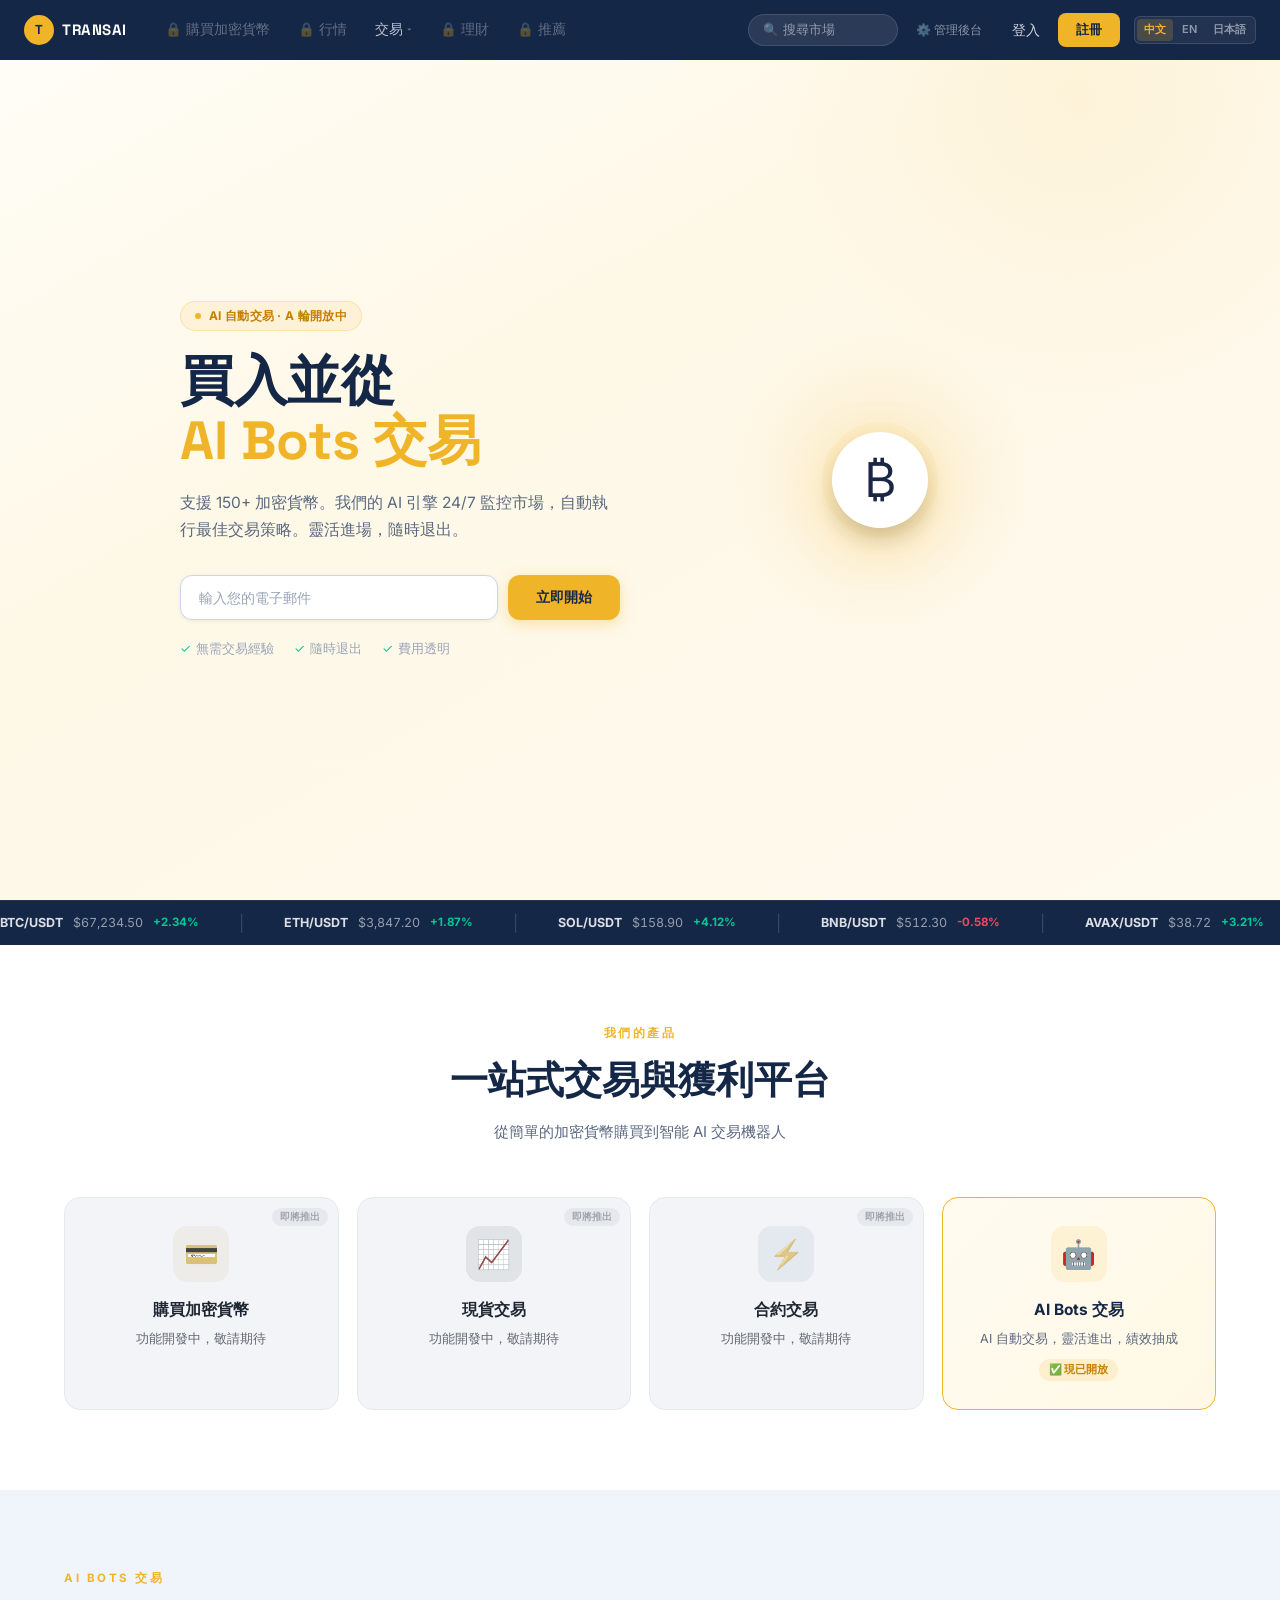
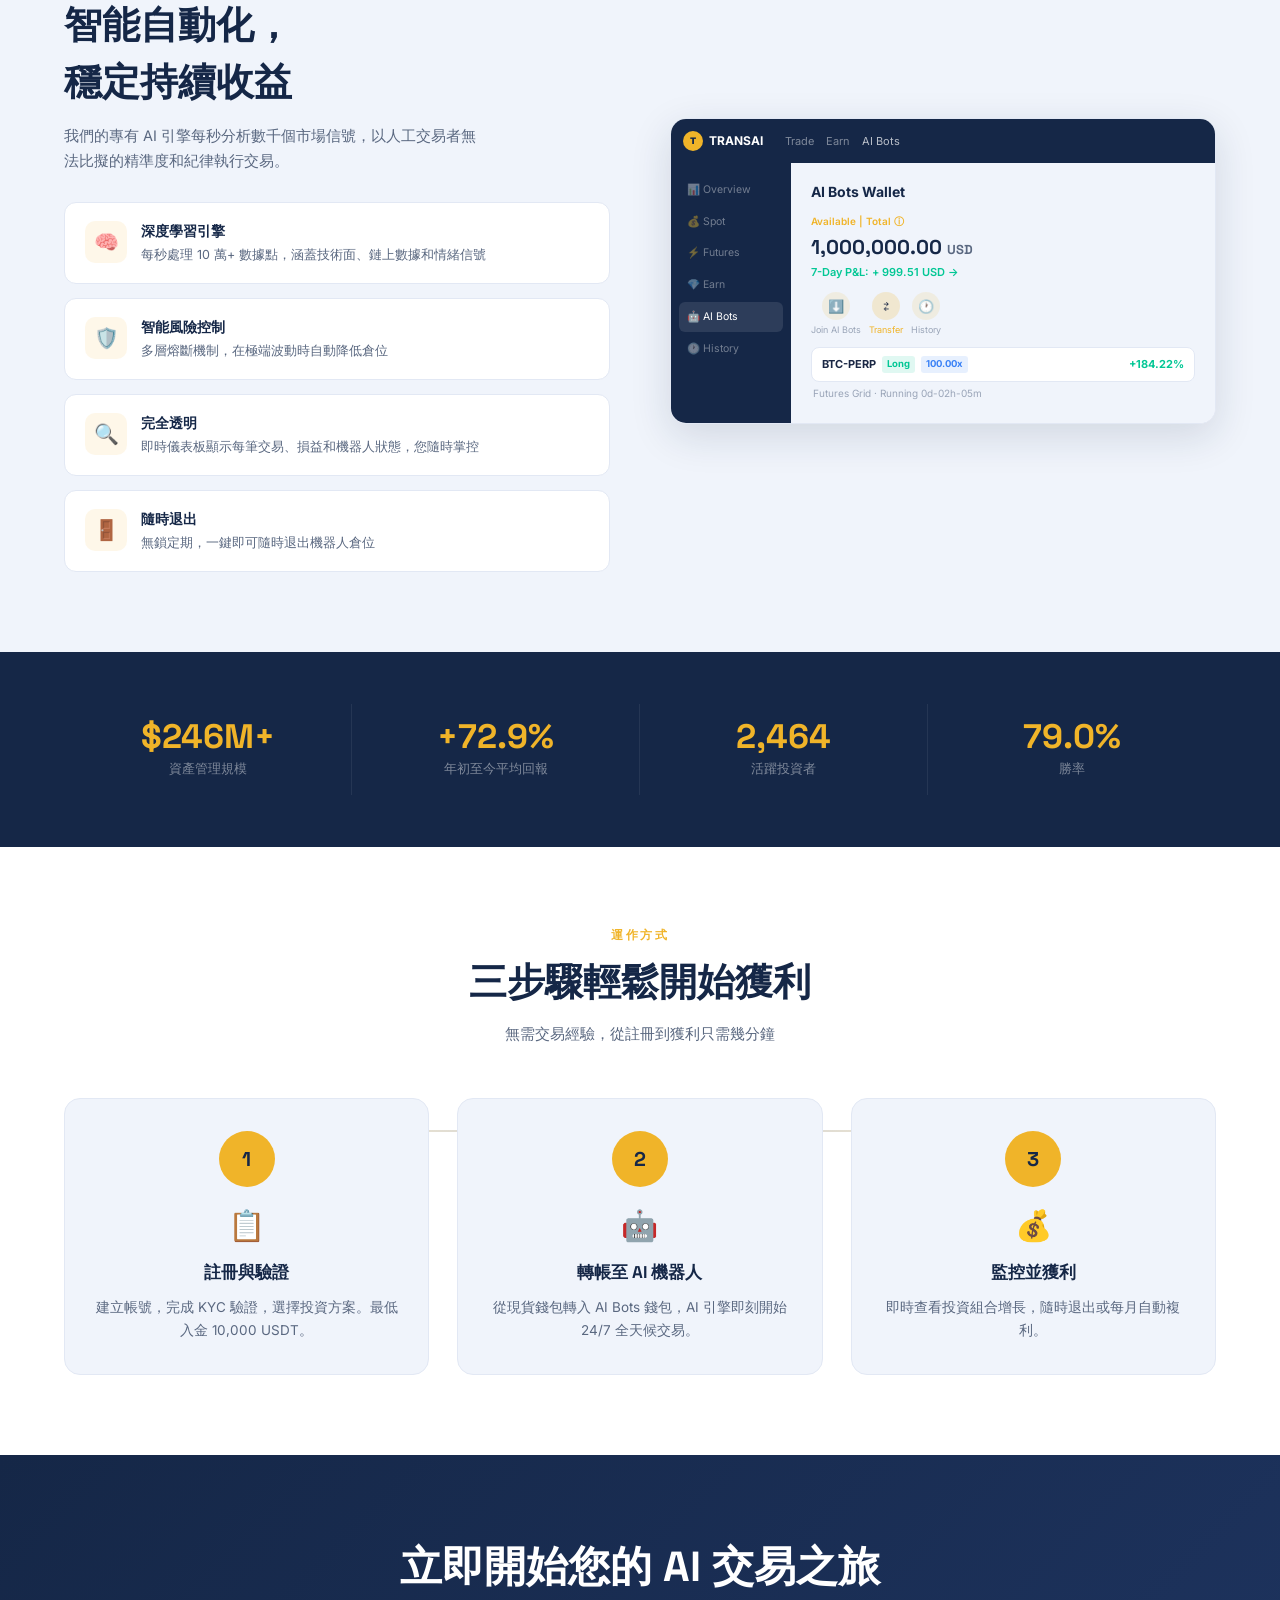
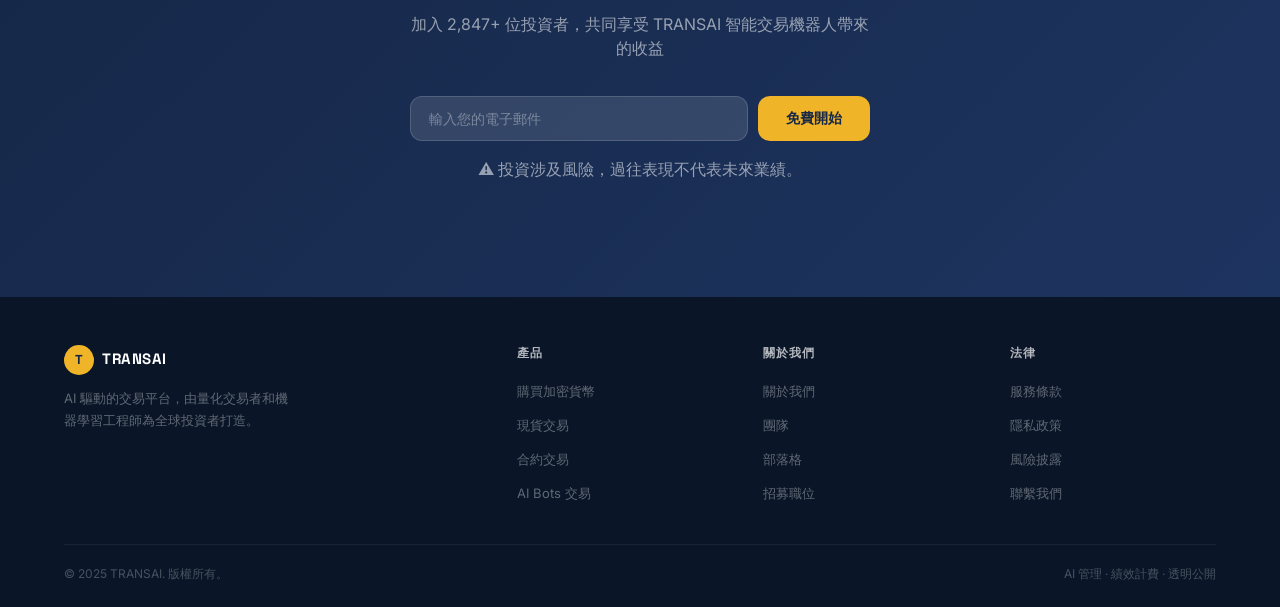
<file: index.html>
<!DOCTYPE html>
<html lang="zh-TW">
<head>
  <meta charset="UTF-8">
  <meta name="viewport" content="width=device-width, initial-scale=1.0">
  <title>TRANSAI — AI Bots Trading | Simple to Join, Easy to Exit</title>
  <meta name="description" content="TRANSAI provides AI-managed automated trading. Simple to join, easy to exit. Start your intelligent investment journey today.">
  <link rel="stylesheet" href="css/style.css">
</head>
<body>

  <!-- NAVBAR -->
  <nav class="navbar">
    <div class="nav-inner">
      <a href="#" class="nav-logo">
        <div class="logo-icon">T</div>
        <span class="logo-text">TRANSAI</span>
      </a>

      <ul class="nav-menu">
        <li style="opacity:0.45;cursor:not-allowed" data-i18n-title="coming_soon">
          <a href="#" onclick="showComingSoon();return false" style="cursor:not-allowed" data-i18n="nav_buy_crypto">🔒 Buy Crypto</a>
        </li>
        <li style="opacity:0.45;cursor:not-allowed" data-i18n-title="coming_soon">
          <a href="#" onclick="showComingSoon();return false" style="cursor:not-allowed" data-i18n="nav_markets">🔒 Markets</a>
        </li>
        <li>
          <a href="#"><span data-i18n="nav_trade">Trade</span> <span class="arrow">▾</span></a>
          <div class="nav-dropdown">
            <a href="#" onclick="showComingSoon();return false" style="opacity:0.45;cursor:not-allowed"><div class="dd-title" data-i18n="nav_convert">🔒 Convert</div><div class="dd-desc" data-i18n="coming_soon">即將推出</div></a>
            <a href="#" onclick="showComingSoon();return false" style="opacity:0.45;cursor:not-allowed"><div class="dd-title" data-i18n="nav_spot">🔒 Spot</div><div class="dd-desc" data-i18n="coming_soon">即將推出</div></a>
            <a href="#" onclick="showComingSoon();return false" style="opacity:0.45;cursor:not-allowed"><div class="dd-title" data-i18n="nav_futures">🔒 Futures</div><div class="dd-desc" data-i18n="coming_soon">即將推出</div></a>
            <a href="dashboard.html"><div class="dd-title" style="color:#f0b429" data-i18n="nav_ai_bots">✅ AI Bots Trading</div><div class="dd-desc" data-i18n="nav_ai_bots_desc">AI-managed trading. Simple to join, easy to exit</div></a>
          </div>
        </li>
        <li style="opacity:0.45;cursor:not-allowed" data-i18n-title="coming_soon">
          <a href="#" onclick="showComingSoon();return false" style="cursor:not-allowed" data-i18n="nav_earn">🔒 Earn</a>
        </li>
        <li style="opacity:0.45;cursor:not-allowed" data-i18n-title="coming_soon">
          <a href="#" onclick="showComingSoon();return false" style="cursor:not-allowed" data-i18n="nav_referral">🔒 Referral</a>
        </li>
      </ul>

      <div class="nav-right">
        <div class="nav-search" data-i18n="nav_search">🔍 Search markets</div>
        <a href="admin.html" class="nav-link" style="font-size:12px;color:rgba(255,255,255,0.5)" data-i18n="nav_admin">⚙️ Admin</a>
        <a href="#" class="nav-link" id="nav-login-btn" data-i18n="nav_login">Login</a>
        <a href="#" class="btn-register" id="nav-register-btn" data-i18n="nav_register">Register</a>
      </div>
    </div>
  </nav>

  <!-- HERO -->
  <section class="hero" id="hero">
    <div class="container">
      <div class="hero-content">
        <!-- Left -->
        <div class="hero-left">
          <div class="hero-badge">
            <span class="badge-dot"></span>
            <span data-i18n="hero_badge">AI-Managed Trading · Round A Open</span>
          </div>
          <h1 class="hero-title">
            <span data-i18n="hero_title_1">Buy And Earn From</span><br>
            <span class="highlight" data-i18n="hero_title_highlight">AI Bots Trading</span>
          </h1>
          <p class="hero-subtitle" data-i18n="hero_subtitle">
            Choose from 150+ cryptocurrencies. Our AI engine monitors the market 24/7 and executes the optimal trading strategy automatically. Simple to join, easy to exit.
          </p>
          <div class="hero-form">
            <input type="email" class="hero-input" id="hero-email" data-i18n-ph="hero_email_ph" placeholder="Enter your email address">
            <button class="btn-get-started" id="hero-start-btn" data-i18n="hero_cta">Get Started</button>
          </div>
          <div class="hero-trust">
            <div class="trust-item"><span class="trust-check">✓</span> <span data-i18n="trust_1">No trading experience required</span></div>
            <div class="trust-item"><span class="trust-check">✓</span> <span data-i18n="trust_2">Exit anytime</span></div>
            <div class="trust-item"><span class="trust-check">✓</span> <span data-i18n="trust_3">Transparent fees</span></div>
          </div>
        </div>

        <!-- Right: Floating Coins -->
        <div class="hero-visual">
          <div class="coin-cluster">
            <div class="coin-glow"></div>
            <div class="coin-center">₿</div>
            <div class="coin coin-1">Ξ</div>
            <div class="coin coin-2">◎</div>
            <div class="coin coin-3">⬡</div>
            <div class="coin coin-4">🔗</div>
            <div class="coin coin-5">◈</div>
            <div class="coin coin-6">Ð</div>
          </div>
        </div>
      </div>
    </div>
  </section>

  <!-- TICKER -->
  <div class="ticker">
    <div class="ticker-track" id="ticker-track">
      <div class="ticker-item"><span class="ticker-pair">BTC/USDT</span><span class="ticker-price">$67,234.50</span><span class="ticker-change up">+2.34%</span></div>
      <div class="ticker-sep">|</div>
      <div class="ticker-item"><span class="ticker-pair">ETH/USDT</span><span class="ticker-price">$3,847.20</span><span class="ticker-change up">+1.87%</span></div>
      <div class="ticker-sep">|</div>
      <div class="ticker-item"><span class="ticker-pair">SOL/USDT</span><span class="ticker-price">$158.90</span><span class="ticker-change up">+4.12%</span></div>
      <div class="ticker-sep">|</div>
      <div class="ticker-item"><span class="ticker-pair">BNB/USDT</span><span class="ticker-price">$512.30</span><span class="ticker-change down">-0.58%</span></div>
      <div class="ticker-sep">|</div>
      <div class="ticker-item"><span class="ticker-pair">AVAX/USDT</span><span class="ticker-price">$38.72</span><span class="ticker-change up">+3.21%</span></div>
      <div class="ticker-sep">|</div>
      <div class="ticker-item"><span class="ticker-pair">LINK/USDT</span><span class="ticker-price">$14.82</span><span class="ticker-change up">+5.67%</span></div>
      <div class="ticker-sep">|</div>
      <div class="ticker-item"><span class="ticker-pair">DOT/USDT</span><span class="ticker-price">$7.14</span><span class="ticker-change down">-1.23%</span></div>
      <div class="ticker-sep">|</div>
      <div class="ticker-item"><span class="ticker-pair">ADA/USDT</span><span class="ticker-price">$0.4821</span><span class="ticker-change up">+2.09%</span></div>
      <div class="ticker-sep">|</div>
      <!-- Duplicate for seamless loop -->
      <div class="ticker-item"><span class="ticker-pair">BTC/USDT</span><span class="ticker-price">$67,234.50</span><span class="ticker-change up">+2.34%</span></div>
      <div class="ticker-sep">|</div>
      <div class="ticker-item"><span class="ticker-pair">ETH/USDT</span><span class="ticker-price">$3,847.20</span><span class="ticker-change up">+1.87%</span></div>
      <div class="ticker-sep">|</div>
      <div class="ticker-item"><span class="ticker-pair">SOL/USDT</span><span class="ticker-price">$158.90</span><span class="ticker-change up">+4.12%</span></div>
      <div class="ticker-sep">|</div>
      <div class="ticker-item"><span class="ticker-pair">BNB/USDT</span><span class="ticker-price">$512.30</span><span class="ticker-change down">-0.58%</span></div>
      <div class="ticker-sep">|</div>
      <div class="ticker-item"><span class="ticker-pair">AVAX/USDT</span><span class="ticker-price">$38.72</span><span class="ticker-change up">+3.21%</span></div>
      <div class="ticker-sep">|</div>
      <div class="ticker-item"><span class="ticker-pair">LINK/USDT</span><span class="ticker-price">$14.82</span><span class="ticker-change up">+5.67%</span></div>
      <div class="ticker-sep">|</div>
      <div class="ticker-item"><span class="ticker-pair">DOT/USDT</span><span class="ticker-price">$7.14</span><span class="ticker-change down">-1.23%</span></div>
      <div class="ticker-sep">|</div>
      <div class="ticker-item"><span class="ticker-pair">ADA/USDT</span><span class="ticker-price">$0.4821</span><span class="ticker-change up">+2.09%</span></div>
    </div>
  </div>

  <!-- PRODUCTS -->
  <section class="products" id="products">
    <div class="container">
      <div class="section-head">
        <div class="section-eyebrow" data-i18n="products_eyebrow">Our Products</div>
        <h2 class="section-title" data-i18n="products_title">Everything You Need to Trade & Earn</h2>
        <p class="section-desc" data-i18n="products_desc">From simple crypto purchases to sophisticated AI-powered trading bots</p>
      </div>
      <div class="products-grid">
        <!-- DISABLED CARDS -->
        <a href="#" class="product-card" onclick="showComingSoon();return false" style="opacity:0.4;filter:grayscale(0.6);cursor:not-allowed;position:relative">
          <div style="position:absolute;top:10px;right:10px;font-size:9.5px;font-weight:700;background:#e2e8f4;color:#9aa5b8;padding:2px 8px;border-radius:50px" data-i18n="coming_soon">即將推出</div>
          <div class="product-icon icon-gold">💳</div>
          <div class="product-name" data-i18n="product_buy_crypto">Buy Crypto</div>
          <div class="product-desc" data-i18n="product_buy_crypto_desc">功能開發中，敬請期待</div>
        </a>
        <a href="#" class="product-card" onclick="showComingSoon();return false" style="opacity:0.4;filter:grayscale(0.6);cursor:not-allowed;position:relative">
          <div style="position:absolute;top:10px;right:10px;font-size:9.5px;font-weight:700;background:#e2e8f4;color:#9aa5b8;padding:2px 8px;border-radius:50px" data-i18n="coming_soon">即將推出</div>
          <div class="product-icon icon-navy">📈</div>
          <div class="product-name" data-i18n="product_spot">Spot Trading</div>
          <div class="product-desc" data-i18n="product_spot_desc">功能開發中，敬請期待</div>
        </a>
        <a href="#" class="product-card" onclick="showComingSoon();return false" style="opacity:0.4;filter:grayscale(0.6);cursor:not-allowed;position:relative">
          <div style="position:absolute;top:10px;right:10px;font-size:9.5px;font-weight:700;background:#e2e8f4;color:#9aa5b8;padding:2px 8px;border-radius:50px" data-i18n="coming_soon">即將推出</div>
          <div class="product-icon icon-blue">⚡</div>
          <div class="product-name" data-i18n="product_futures">Futures</div>
          <div class="product-desc" data-i18n="product_futures_desc">功能開發中，敬請期待</div>
        </a>
        <!-- ACTIVE CARD -->
        <a href="dashboard.html" class="product-card featured">
          <div class="product-icon icon-gold">🤖</div>
          <div class="product-name" data-i18n="product_ai_bots">AI Bots Trading</div>
          <div class="product-desc" data-i18n="product_ai_bots_desc">AI-managed trading. Simple to join, easy to exit. Performance-based fees only</div>
          <span class="product-tag" data-i18n="product_ai_now_open">✅ 現已開放</span>
        </a>
      </div>
    </div>
  </section>

  <!-- AI BOTS SECTION -->
  <section class="ai-section" id="ai-bots">
    <div class="container">
      <div class="ai-grid">
        <!-- Left: Features -->
        <div>
          <div class="section-eyebrow" data-i18n="ai_eyebrow">AI Bots Trading</div>
          <h2 class="section-title" style="text-align:left">
            <span data-i18n="ai_title_1">Intelligent Automation,</span><br>
            <span data-i18n="ai_title_2">Consistent Returns</span>
          </h2>
          <p style="color:var(--text-2); font-size:14.5px; line-height:1.75; margin-top:12px; max-width:420px" data-i18n="ai_desc">
            Our proprietary AI engine analyzes thousands of market signals every second, executing trades with precision and discipline that human traders cannot match.
          </p>
          <div class="ai-features">
            <div class="ai-feature">
              <div class="ai-feat-icon">🧠</div>
              <div class="ai-feat-text">
                <h4 data-i18n="feat_deep_title">Deep Learning Engine</h4>
                <p data-i18n="feat_deep_desc">Processes 100K+ data points per second across technical, on-chain, and sentiment signals</p>
              </div>
            </div>
            <div class="ai-feature">
              <div class="ai-feat-icon">🛡️</div>
              <div class="ai-feat-text">
                <h4 data-i18n="feat_risk_title">Smart Risk Control</h4>
                <p data-i18n="feat_risk_desc">Multi-layer circuit breakers automatically reduce exposure during extreme volatility</p>
              </div>
            </div>
            <div class="ai-feature">
              <div class="ai-feat-icon">🔍</div>
              <div class="ai-feat-text">
                <h4 data-i18n="feat_trans_title">Full Transparency</h4>
                <p data-i18n="feat_trans_desc">Real-time dashboard shows every trade, P&L, and bot status. You always stay in control</p>
              </div>
            </div>
            <div class="ai-feature">
              <div class="ai-feat-icon">🚪</div>
              <div class="ai-feat-text">
                <h4 data-i18n="feat_exit_title">Exit Anytime</h4>
                <p data-i18n="feat_exit_desc">No lock-in periods. Exit your bot position at any time with a single click</p>
              </div>
            </div>
          </div>
        </div>

        <!-- Right: Wallet Preview -->
        <div class="wallet-preview">
          <div class="wp-topbar">
            <div class="wp-logo">
              <div class="dot">T</div>
              TRANSAI
            </div>
            <div class="wp-nav">
              <span>Trade</span>
              <span>Earn</span>
              <span style="color:rgba(255,255,255,0.7)">AI Bots</span>
            </div>
          </div>
          <div class="wp-body">
            <div class="wp-sidebar">
              <div class="wp-si">📊 Overview</div>
              <div class="wp-si">💰 Spot</div>
              <div class="wp-si">⚡ Futures</div>
              <div class="wp-si">💎 Earn</div>
              <div class="wp-si active">🤖 AI Bots</div>
              <div class="wp-si">🕐 History</div>
            </div>
            <div class="wp-content">
              <div class="wp-page-title">AI Bots Wallet</div>
              <div class="wp-balance">
                <div class="wp-bal-label">Available | Total ⓘ</div>
                <div class="wp-bal-amount">1,000,000.00 <span style="font-size:13px;color:var(--text-2)">USD</span></div>
                <div class="wp-bal-pnl">7-Day P&L: + 999.51 USD →</div>
              </div>
              <div class="wp-actions">
                <div class="wp-action">
                  <div class="wp-action-icon">⬇️</div>
                  <span>Join AI Bots</span>
                </div>
                <div class="wp-action">
                  <div class="wp-action-icon" style="background:rgba(240,180,41,0.2)">⇄</div>
                  <span style="color:var(--gold)">Transfer</span>
                </div>
                <div class="wp-action">
                  <div class="wp-action-icon">🕐</div>
                  <span>History</span>
                </div>
              </div>
              <div class="wp-bot-row">
                <span class="wp-bot-name">BTC-PERP</span>
                <span class="tag tag-green">Long</span>
                <span class="tag tag-blue">100.00x</span>
                <span class="wp-bot-roi">+184.22%</span>
              </div>
              <div style="font-size:10px;color:var(--text-3);margin-top:4px;padding-left:2px">Futures Grid · Running 0d-02h-05m</div>
            </div>
          </div>
        </div>
      </div>
    </div>
  </section>

  <!-- STATS -->
  <section class="stats">
    <div class="container">
      <div class="stats-grid">
        <div class="stats-item">
          <div class="stats-val" id="stat-aum">$284M+</div>
          <div class="stats-label" data-i18n="stat_aum_label">Assets Under Management</div>
        </div>
        <div class="stats-item">
          <div class="stats-val" id="stat-return">+84.2%</div>
          <div class="stats-label" data-i18n="stat_return_label">YTD Average Return</div>
        </div>
        <div class="stats-item">
          <div class="stats-val" id="stat-users">2,847</div>
          <div class="stats-label" data-i18n="stat_users_label">Active Investors</div>
        </div>
        <div class="stats-item">
          <div class="stats-val" id="stat-win">91.3%</div>
          <div class="stats-label" data-i18n="stat_win_label">Win Rate</div>
        </div>
      </div>
    </div>
  </section>

  <!-- HOW IT WORKS -->
  <section class="hiw" id="how-it-works">
    <div class="container">
      <div class="section-head">
        <div class="section-eyebrow" data-i18n="hiw_eyebrow">How It Works</div>
        <h2 class="section-title" data-i18n="hiw_title">Start Earning in 3 Simple Steps</h2>
        <p class="section-desc" data-i18n="hiw_desc">No trading experience required. From registration to profit in minutes</p>
      </div>
      <div class="steps">
        <div class="step">
          <div class="step-num">1</div>
          <div class="step-emoji">📋</div>
          <h3 class="step-title" data-i18n="step1_title">Register & Verify</h3>
          <p class="step-desc" data-i18n="step1_desc">Create your account, complete KYC verification, and choose your investment plan. Minimum entry from $10,000 USDT.</p>
        </div>
        <div class="step">
          <div class="step-num">2</div>
          <div class="step-emoji">🤖</div>
          <h3 class="step-title" data-i18n="step2_title">Transfer Funds to AI Bot</h3>
          <p class="step-desc" data-i18n="step2_desc">Transfer funds from your Spot Wallet to the AI Bots Wallet. Our AI engine starts trading immediately, 24/7.</p>
        </div>
        <div class="step">
          <div class="step-num">3</div>
          <div class="step-emoji">💰</div>
          <h3 class="step-title" data-i18n="step3_title">Monitor & Earn</h3>
          <p class="step-desc" data-i18n="step3_desc">Watch your portfolio grow in real-time. Exit anytime or compound your returns automatically each month.</p>
        </div>
      </div>
    </div>
  </section>

  <!-- CTA -->
  <section class="cta" id="get-started">
    <div class="container">
      <h2 data-i18n="cta_title">Start Your AI Trading Journey Today</h2>
      <p data-i18n="cta_desc">Join 2,847+ investors already earning with TRANSAI's intelligent trading bots</p>
      <div class="cta-form">
        <input type="email" class="cta-input" id="cta-email" data-i18n-ph="cta_email_ph" placeholder="Enter your email address">
        <button class="btn-cta" id="cta-btn" data-i18n="cta_btn">Get Started Free</button>
      </div>
      <p class="cta-note" data-i18n="cta_risk">⚠️ Investment involves risk. Past performance does not guarantee future results.</p>
    </div>
  </section>

  <!-- FOOTER -->
  <footer>
    <div class="container">
      <div class="footer-grid">
        <div>
          <a href="#" class="nav-logo" style="margin-right:0">
            <div class="logo-icon">T</div>
            <span class="logo-text">TRANSAI</span>
          </a>
          <p class="footer-brand-desc" data-i18n="footer_desc">AI-powered trading platform built by quantitative traders and machine learning engineers for global investors.</p>
        </div>
        <div class="footer-col">
          <h4 data-i18n="footer_products">Products</h4>
          <ul>
            <li><a href="#" data-i18n="product_buy_crypto">Buy Crypto</a></li>
            <li><a href="#" data-i18n="product_spot">Spot Trading</a></li>
            <li><a href="#" data-i18n="product_futures">Futures</a></li>
            <li><a href="dashboard.html" data-i18n="product_ai_bots">AI Bots</a></li>
          </ul>
        </div>
        <div class="footer-col">
          <h4 data-i18n="footer_company">Company</h4>
          <ul>
            <li><a href="#" data-i18n="footer_about">About Us</a></li>
            <li><a href="#" data-i18n="footer_team">Team</a></li>
            <li><a href="#" data-i18n="footer_blog">Blog</a></li>
            <li><a href="#" data-i18n="footer_careers">Careers</a></li>
          </ul>
        </div>
        <div class="footer-col">
          <h4 data-i18n="footer_legal">Legal</h4>
          <ul>
            <li><a href="#" data-i18n="footer_terms">Terms of Service</a></li>
            <li><a href="#" data-i18n="footer_privacy">Privacy Policy</a></li>
            <li><a href="#" data-i18n="footer_risk">Risk Disclosure</a></li>
            <li><a href="#" data-i18n="footer_contact">Contact Us</a></li>
          </ul>
        </div>
      </div>
      <div class="footer-bottom">
        <span data-i18n="footer_bottom_1">© 2025 TRANSAI. All rights reserved.</span>
        <span data-i18n="footer_bottom_2">AI-Managed · Performance-Based · Transparent</span>
      </div>
    </div>
  </footer>

  <!-- Register Modal -->
  <div class="modal-overlay" id="register-modal">
    <div class="modal">
      <button class="modal-close" id="modal-close-btn">✕</button>
      <h3 data-i18n="modal_register_title">Create Your Account</h3>
      <p class="modal-sub" data-i18n="modal_register_sub">Join TRANSAI and start earning with AI bots today</p>
      <div class="form-field">
        <label class="field-label" for="reg-email" data-i18n="modal_email_label">Email Address</label>
        <input type="email" id="reg-email" class="field-input" data-i18n-ph="modal_email_ph" placeholder="you@example.com">
      </div>
      <div class="form-field">
        <label class="field-label" for="reg-password" data-i18n="modal_password_label">Password</label>
        <input type="password" id="reg-password" class="field-input" data-i18n-ph="modal_password_ph" placeholder="Create a strong password">
      </div>
      <div class="form-field">
        <label class="field-label" for="reg-referral" data-i18n="modal_referral_label">Referral Code (optional)</label>
        <input type="text" id="reg-referral" class="field-input" data-i18n-ph="modal_referral_ph" placeholder="Enter referral code">
      </div>
      <button class="btn-modal" id="reg-submit-btn" data-i18n="modal_create_account">Create Account →</button>
      <p class="modal-footer-text" data-i18n="modal_signin">Already have an account? <a href="#">Sign In</a></p>
    </div>
  </div>

  <script>
    function showComingSoon() {
      const old = document.querySelector('.cs-toast');
      if (old) old.remove();
      const el = document.createElement('div');
      el.className = 'cs-toast';
      el.style.cssText = 'position:fixed;bottom:24px;right:24px;background:#152747;color:#fff;padding:12px 20px;border-radius:8px;font-size:13px;font-weight:500;z-index:5000;box-shadow:0 8px 32px rgba(0,0,0,0.2)';
      el.textContent = typeof _t === 'function' ? _t('coming_soon_toast') : '🔒 此功能即將推出，敬請期待';
      document.body.appendChild(el);
      setTimeout(() => { el.style.opacity='0';el.style.transition='opacity 0.3s';setTimeout(()=>el.remove(),300); }, 2500);
    }
  </script>
  <script src="js/i18n.js"></script>
  <script src="js/main.js"></script>
</body>
</html>
</file>
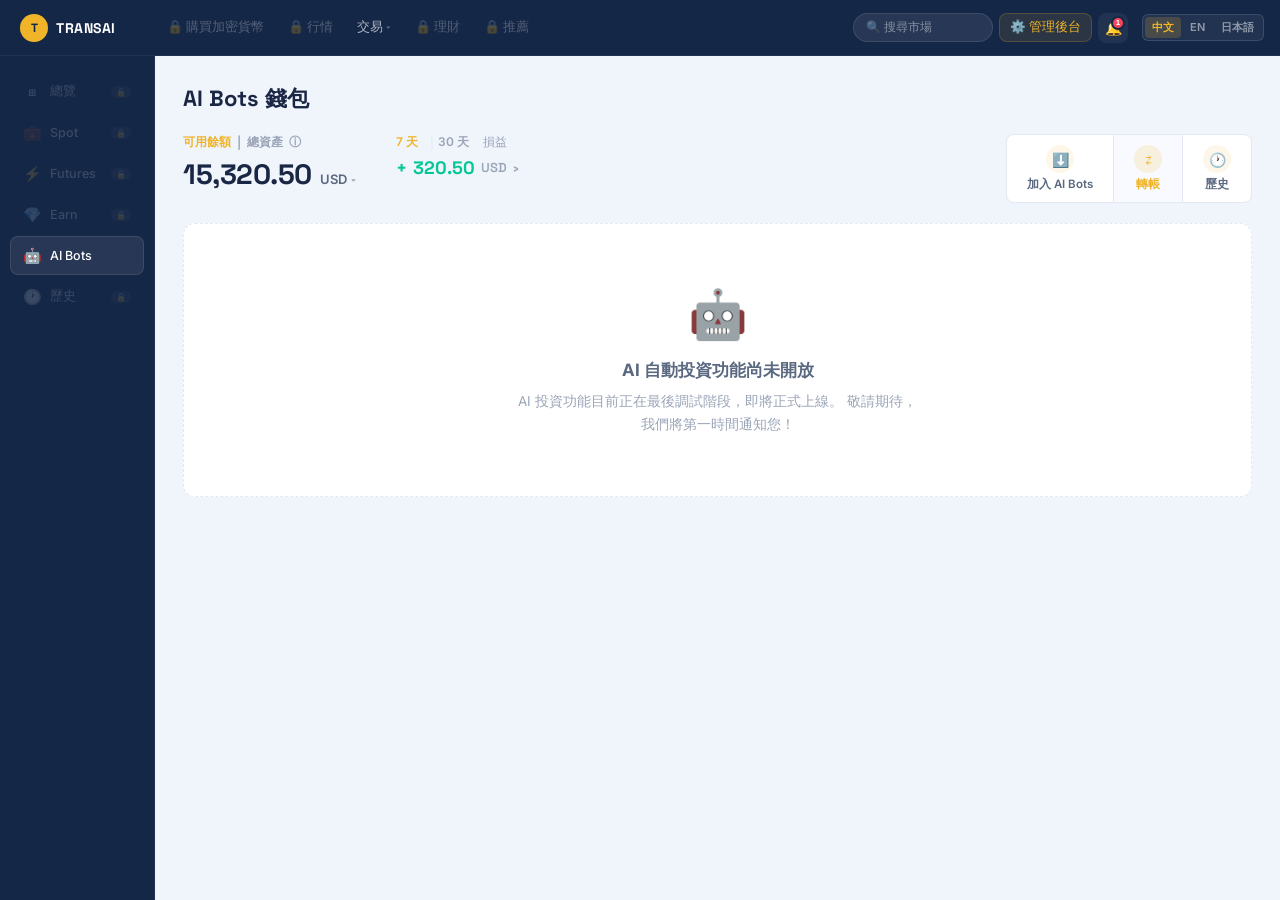
<file: dashboard.html>
<!DOCTYPE html>
<html lang="zh-TW">
<head>
  <meta charset="UTF-8">
  <meta name="viewport" content="width=device-width, initial-scale=1.0">
  <title>AI Bots Wallet — TRANSAI</title>
  <meta name="description" content="TRANSAI AI Bots Wallet — Choose a fund, monitor P&L, manage your AI investments.">
  <link rel="stylesheet" href="css/dashboard.css">
  <style>
    .funds-section { margin-bottom: 24px; }
    .funds-title { font-size: 14px; font-weight: 700; color: var(--text-2); text-transform: uppercase; letter-spacing: 0.5px; margin-bottom: 14px; }
    .funds-grid { display: grid; grid-template-columns: repeat(3, 1fr); gap: 16px; }
    .fund-card { background: var(--card); border: 1.5px solid var(--border); border-radius: var(--radius-lg); padding: 22px; transition: var(--transition); cursor: pointer; position: relative; overflow: hidden; }
    .fund-card:hover { border-color: var(--gold); box-shadow: 0 8px 28px rgba(240,180,41,0.12); transform: translateY(-2px); }
    .fund-card.full { opacity: 0.7; cursor: not-allowed; }
    .fund-card.full:hover { transform: none; border-color: var(--border); box-shadow: none; }
    .fund-card-top { display: flex; align-items: center; justify-content: space-between; margin-bottom: 12px; }
    .fund-risk-badge { display: inline-flex; align-items: center; gap: 4px; padding: 3px 10px; border-radius: 50px; font-size: 10.5px; font-weight: 700; }
    .fund-risk-badge.high { background: rgba(246,70,93,0.1); color: var(--red); border: 1px solid rgba(246,70,93,0.18); }
    .fund-risk-badge.medium { background: rgba(245,158,11,0.1); color: #d97706; border: 1px solid rgba(245,158,11,0.18); }
    .fund-risk-badge.low { background: rgba(3,199,149,0.1); color: var(--green); border: 1px solid rgba(3,199,149,0.18); }
    .fund-full-badge { font-size: 10px; font-weight: 700; color: var(--red); background: rgba(246,70,93,0.07); padding: 3px 8px; border-radius: 50px; }
    .fund-name { font-size: 15px; font-weight: 700; color: var(--text); margin-bottom: 4px; }
    .fund-return { display: flex; align-items: baseline; gap: 4px; margin-bottom: 14px; }
    .fund-return-num { font-family: 'Space Grotesk', sans-serif; font-size: 30px; font-weight: 700; color: var(--green); }
    .fund-return-label { font-size: 12px; color: var(--text-3); }
    .fund-progress-wrap { margin-bottom: 14px; }
    .fund-progress-label { display: flex; justify-content: space-between; font-size: 10.5px; color: var(--text-3); margin-bottom: 5px; }
    .fund-progress-bar { height: 5px; background: var(--bg); border-radius: 3px; overflow: hidden; }
    .fund-progress-fill { height: 100%; border-radius: 3px; transition: width 0.8s ease; }
    .fund-progress-fill.high { background: var(--red); }
    .fund-progress-fill.medium { background: #f59e0b; }
    .fund-progress-fill.low { background: var(--green); }
    .fund-meta { display: flex; flex-direction: column; gap: 6px; margin-bottom: 16px; }
    .fund-meta-row { display: flex; justify-content: space-between; font-size: 12px; }
    .fund-meta-label { color: var(--text-3); }
    .fund-meta-val { font-weight: 600; color: var(--text-2); }
    .btn-invest { width: 100%; padding: 10px; background: var(--gold); color: var(--navy); border: none; border-radius: var(--radius); font-size: 13px; font-weight: 700; cursor: pointer; transition: var(--transition); font-family: 'Inter', sans-serif; }
    .btn-invest:hover { background: var(--gold-hover); }
    .btn-invest:disabled { background: var(--border); color: var(--text-3); cursor: not-allowed; }
    .ai-off-state { background: var(--card); border: 1.5px dashed var(--border); border-radius: var(--radius-lg); padding: 60px 24px; text-align: center; margin-bottom: 24px; }
    .ai-off-icon { font-size: 48px; margin-bottom: 16px; filter: grayscale(0.5); }
    .ai-off-title { font-size: 17px; font-weight: 700; color: var(--text-2); margin-bottom: 8px; }
    .ai-off-desc { font-size: 13.5px; color: var(--text-3); max-width: 400px; margin: 0 auto; line-height: 1.7; }
    .investments-section {}
    .investments-header { display: flex; align-items: center; justify-content: space-between; margin-bottom: 12px; }
    .invest-modal-fund { background: var(--bg); border-radius: var(--radius); padding: 14px 16px; margin-bottom: 16px; }
    .invest-modal-fund-name { font-size: 15px; font-weight: 700; color: var(--text); margin-bottom: 4px; }
    .invest-modal-fund-meta { font-size: 12px; color: var(--text-3); }
    .amount-k-input { display: flex; align-items: center; gap: 0; border: 1.5px solid var(--border); border-radius: var(--radius); overflow: hidden; }
    .amount-k-num { flex:1; padding: 10px 14px; border: none; outline: none; font-size: 14px; font-family: 'Inter', sans-serif; color: var(--text); }
    .amount-k-unit { padding: 0 14px; background: var(--bg); color: var(--text-2); font-weight: 700; font-size: 13px; border-left: 1.5px solid var(--border); height: 100%; display: flex; align-items: center; }
    .amount-k-equiv { font-size: 12px; color: var(--text-3); margin-top: 6px; }
    .amount-k-equiv span { font-weight: 700; color: var(--text-2); }
    @media (max-width: 860px) { .funds-grid { grid-template-columns: 1fr; } }
    @media (max-width: 600px) { .funds-grid { grid-template-columns: 1fr; } }
  </style>
</head>
<body>

  <!-- TOP NAVBAR -->
  <header class="topnav">
    <a href="index.html" class="topnav-logo">
      <div class="topnav-logo-icon">T</div>
      <span class="topnav-logo-text">TRANSAI</span>
    </a>

    <ul class="topnav-links">
      <li class="tn-disabled" data-i18n-title="coming_soon">
        <a href="#" onclick="showDisabledToast();return false" style="opacity:0.4;cursor:not-allowed" data-i18n="nav_buy_crypto">Buy Crypto 🔒</a>
      </li>
      <li class="tn-disabled" data-i18n-title="coming_soon">
        <a href="#" onclick="showDisabledToast();return false" style="opacity:0.4;cursor:not-allowed" data-i18n="nav_markets">Markets 🔒</a>
      </li>
      <li>
        <a href="#"><span data-i18n="nav_trade">Trade</span> <span style="font-size:9px;opacity:0.6">▾</span></a>
        <div class="tn-dropdown">
          <a href="#" onclick="showDisabledToast();return false" style="opacity:0.4;cursor:not-allowed" data-i18n="nav_convert">🔒 Convert</a>
          <a href="#" onclick="showDisabledToast();return false" style="opacity:0.4;cursor:not-allowed" data-i18n="nav_spot">🔒 Spot</a>
          <a href="#" onclick="showDisabledToast();return false" style="opacity:0.4;cursor:not-allowed" data-i18n="nav_futures">🔒 Futures</a>
          <a href="dashboard.html" style="color:#f0b429;font-weight:700" data-i18n="nav_ai_bots">✅ AI Bots Trading</a>
        </div>
      </li>
      <li class="tn-disabled">
        <a href="#" onclick="showDisabledToast();return false" style="opacity:0.4;cursor:not-allowed" data-i18n="nav_earn">Earn 🔒</a>
      </li>
      <li class="tn-disabled">
        <a href="#" onclick="showDisabledToast();return false" style="opacity:0.4;cursor:not-allowed" data-i18n="nav_referral">Referral 🔒</a>
      </li>
    </ul>

    <div class="topnav-right">
      <div class="tn-search" data-i18n="nav_search">🔍 Search markets</div>
      <a href="admin.html" class="tn-btn" style="background:rgba(240,180,41,0.1);color:var(--gold);border:1px solid rgba(240,180,41,0.2)" data-i18n="nav_admin">⚙️ Admin</a>
      <button class="tn-icon" data-i18n-title="nav_notifications">🔔<span class="notif-badge">1</span></button>
    </div>
  </header>

  <div class="layout">

    <!-- SIDEBAR -->
    <aside class="sidebar">
      <nav class="sidebar-nav">
        <a class="sb-item" href="#" data-page="overview" style="opacity:0.35;cursor:not-allowed" data-i18n-title="coming_soon">
          <span class="sb-icon">⊞</span> <span data-i18n="admin_overview_nav">Overview</span> <span style="margin-left:auto;font-size:8px;background:rgba(255,255,255,0.08);padding:1px 5px;border-radius:50px">🔒</span>
        </a>
        <a class="sb-item" href="#" style="opacity:0.35;cursor:not-allowed" data-i18n-title="coming_soon">
          <span class="sb-icon">💼</span> Spot <span style="margin-left:auto;font-size:8px;background:rgba(255,255,255,0.08);padding:1px 5px;border-radius:50px">🔒</span>
        </a>
        <a class="sb-item" href="#" style="opacity:0.35;cursor:not-allowed" data-i18n-title="coming_soon">
          <span class="sb-icon">⚡</span> Futures <span style="margin-left:auto;font-size:8px;background:rgba(255,255,255,0.08);padding:1px 5px;border-radius:50px">🔒</span>
        </a>
        <a class="sb-item" href="#" style="opacity:0.35;cursor:not-allowed" data-i18n-title="coming_soon">
          <span class="sb-icon">💎</span> Earn <span style="margin-left:auto;font-size:8px;background:rgba(255,255,255,0.08);padding:1px 5px;border-radius:50px">🔒</span>
        </a>
        <a class="sb-item active" href="dashboard.html">
          <span class="sb-icon">🤖</span> AI Bots
        </a>
        <a class="sb-item" href="#" style="opacity:0.35;cursor:not-allowed" data-i18n-title="coming_soon">
          <span class="sb-icon">🕐</span> <span data-i18n="dash_history">History</span> <span style="margin-left:auto;font-size:8px;background:rgba(255,255,255,0.08);padding:1px 5px;border-radius:50px">🔒</span>
        </a>
      </nav>
    </aside>

    <!-- MAIN CONTENT -->
    <main class="main">

      <h1 class="page-title" data-i18n="dash_page_title">AI Bots Wallet</h1>

      <!-- BALANCE ROW -->
      <div class="balance-row">
        <div class="bal-main">
          <div class="bal-label">
            <span class="bal-avail" data-i18n="dash_available">Available</span>
            <span class="bal-sep">|</span>
            <span class="bal-total" data-i18n="dash_total">Total</span>
            <span class="bal-info" data-i18n-title="modal_transfer_avail">ⓘ</span>
          </div>
          <div class="bal-amount">
            <span class="bal-num" id="live-balance">15,320.50</span>
            <span class="bal-currency">USD <span class="bal-caret">▾</span></span>
          </div>
        </div>

        <div class="pnl-section">
          <div class="pnl-tabs">
            <button class="pnl-tab active" id="pnl-7d" data-i18n="dash_7d">7-Day</button>
            <span class="pnl-tab-sep">|</span>
            <button class="pnl-tab" id="pnl-30d" data-i18n="dash_30d">30-Day</button>
            <span style="padding-left:6px"></span>
            <span class="pnl-label" data-i18n="dash_pnl">P&L</span>
          </div>
          <div class="pnl-value">
            + <span id="pnl-amount">320.50</span>
            <span class="pnl-currency">USD</span>
            <span class="pnl-arrow">›</span>
          </div>
        </div>

        <div class="action-row">
          <button class="action-btn" id="btn-join">
            <div class="action-icon">⬇️</div>
            <span class="action-label" data-i18n="dash_join">Join AI Bots</span>
          </button>
          <button class="action-btn active" id="btn-transfer">
            <div class="action-icon">⇄</div>
            <span class="action-label" data-i18n="dash_transfer">Transfer</span>
          </button>
          <button class="action-btn" id="btn-history">
            <div class="action-icon">🕐</div>
            <span class="action-label" data-i18n="dash_history">History</span>
          </button>
        </div>
      </div>

      <!-- AI TOGGLE STATE (shown/hidden by JS) -->
      <div id="ai-on-section" style="display:none">

        <!-- FUND CARDS -->
        <div class="funds-section">
          <div class="funds-title" data-i18n="dash_funds_title">可申請基金 Available Funds</div>
          <div class="funds-grid" id="funds-grid">
            <!-- Injected by JS -->
          </div>
        </div>

        <!-- MY INVESTMENTS -->
        <div class="investments-section">
          <div class="investments-header">
            <div class="funds-title" style="margin-bottom:0" data-i18n="dash_my_investments">我的投資 My Investments</div>
          </div>
          <div class="content-card">
            <div class="card-tabs">
              <button class="card-tab active" data-tab="active" data-i18n="dash_tab_active">持有中</button>
              <button class="card-tab" data-tab="history" data-i18n="dash_tab_history">歷史記錄</button>
            </div>
            <div class="table-wrap">
              <table id="invest-table">
                <thead>
                  <tr>
                    <th data-i18n="th_fund">基金</th>
                    <th data-i18n="th_amount">投入金額</th>
                    <th data-i18n="th_current">當前價值</th>
                    <th data-i18n="th_pnl">未實現 P&L</th>
                    <th data-i18n="th_annual">年化率</th>
                    <th data-i18n="th_date">投入日期</th>
                    <th data-i18n="th_action">操作</th>
                  </tr>
                </thead>
                <tbody id="invest-tbody">
                  <tr>
                    <td>
                      <div class="bot-name-cell">
                        <div class="bot-coin-icon" style="background:rgba(3,199,149,0.12);color:var(--green)">丙</div>
                        <div>
                          <div class="bot-name">Stable Fund 丙號</div>
                          <div class="bot-strategy">低風險 · ETH/USDT 10x</div>
                        </div>
                      </div>
                    </td>
                    <td><div class="num-mono">$5,000.00</div></td>
                    <td><div class="num-mono">$5,320.50</div></td>
                    <td><div class="num-mono pnl-pos">+$320.50</div></td>
                    <td><span class="roi-badge">+28%</span></td>
                    <td><div class="num-mono" style="font-size:12px">2024-03-01</div></td>
                    <td><button class="btn-exit" onclick="showToast(_t('toast_redeem'))" data-i18n="fund_redeem">贖回</button></td>
                  </tr>
                  <tr>
                    <td>
                      <div class="bot-name-cell">
                        <div class="bot-coin-icon" style="background:rgba(246,70,93,0.12);color:var(--red)">甲</div>
                        <div>
                          <div class="bot-name">Alpha Fund 甲號</div>
                          <div class="bot-strategy">高風險 · ETH/USDT 100x</div>
                        </div>
                      </div>
                    </td>
                    <td><div class="num-mono">$10,000.00</div></td>
                    <td><div class="num-mono">$10,000.00</div></td>
                    <td><div class="num-mono" style="color:var(--text-3)">$0.00</div></td>
                    <td><span class="roi-badge">+130%</span></td>
                    <td><div class="num-mono" style="font-size:12px">2024-04-01</div></td>
                    <td><button class="btn-exit" onclick="showToast(_t('toast_redeem'))" data-i18n="fund_redeem">贖回</button></td>
                  </tr>
                </tbody>
              </table>
            </div>
          </div>
        </div>

      </div>

      <!-- AI OFF STATE -->
      <div id="ai-off-section">
        <div class="ai-off-state">
          <div class="ai-off-icon">🤖</div>
          <div class="ai-off-title" data-i18n="ai_off_title">AI 自動投資功能尚未開放</div>
          <div class="ai-off-desc" data-i18n="ai_off_desc">AI 投資功能目前正在最後調試階段，即將正式上線。<br>敬請期待，我們將第一時間通知您！</div>
        </div>
      </div>

    </main>
  </div>

  <!-- MODAL: INVEST IN FUND -->
  <div class="modal-overlay" id="modal-invest">
    <div class="modal">
      <div class="modal-head">
        <div class="modal-title" data-i18n="modal_invest_title">申請投資</div>
        <button class="modal-x" data-close="modal-invest">✕</button>
      </div>
      <div class="modal-body">
        <div class="invest-modal-fund" id="invest-modal-fund-info">
          <div class="invest-modal-fund-name" id="invest-fund-name">—</div>
          <div class="invest-modal-fund-meta" id="invest-fund-meta">—</div>
        </div>

        <div style="margin-bottom:14px">
          <label style="font-size:11.5px;font-weight:600;color:var(--text-2);display:block;margin-bottom:6px" data-i18n="modal_invest_amount_label">投資金額</label>
          <div class="amount-k-input">
            <input type="number" class="amount-k-num" id="invest-amount-k" placeholder="0.1" step="0.1" min="0.1">
            <div class="amount-k-unit">K&nbsp;&nbsp;USDT</div>
          </div>
          <div class="amount-k-equiv">= <span id="invest-amount-usd">$0</span> USD &nbsp;|&nbsp; <span data-i18n="modal_invest_min">最小投資</span>：<span id="invest-min-label">0.1K ($100)</span></div>
        </div>

        <button class="btn-confirm" id="invest-proceed-btn" data-i18n="modal_invest_next">下一步：風險確認 →</button>
      </div>
    </div>
  </div>

  <!-- MODAL: RISK ACKNOWLEDGEMENT -->
  <div class="modal-overlay" id="modal-risk">
    <div class="modal">
      <div class="modal-head">
        <div class="modal-title" data-i18n="modal_risk_title">Risk Acknowledgement</div>
        <button class="modal-x" data-close="modal-risk">✕</button>
      </div>
      <div class="modal-body">
        <div class="risk-notice">
          <div class="risk-notice-title" data-i18n="modal_risk_notice_title">Important Investment Notice (Please Read Before Applying)</div>
          <p data-i18n="modal_risk_intro">Before using this service, please carefully review and fully understand the following information.</p>
          <div class="dashed"></div>
          <h5 data-i18n="modal_risk_1_title">1. Investment Involves Risk</h5>
          <p data-i18n="modal_risk_1_desc">Investments are not guaranteed and may result in the loss of principal. Market conditions may cause significant value fluctuations.</p>
          <div class="dashed"></div>
          <h5 data-i18n="modal_risk_2_title">2. AI Does Not Guarantee Profit</h5>
          <p data-i18n="modal_risk_2_desc">While our AI system uses advanced algorithms, no trading system can guarantee profits. Historical performance does not guarantee future results.</p>
          <div class="dashed"></div>
          <h5 data-i18n="modal_risk_3_title">3. Only Invest What You Can Afford to Lose</h5>
          <p data-i18n="modal_risk_3_desc">Please only invest funds that you can afford to lose. All transactions go through Binance futures contracts.</p>
        </div>
        <label class="risk-agree">
          <input type="checkbox" class="risk-checkbox" id="risk-checkbox">
          <span class="risk-agree-text" data-i18n="modal_risk_agree">I have read, understood, and agree to the above and apply for this service.</span>
        </label>
        <button class="btn-confirm" id="risk-confirm-btn" disabled data-i18n="modal_risk_confirm">Confirm Investment →</button>
      </div>
    </div>
  </div>

  <!-- MODAL: TRANSFER FUNDS -->
  <div class="modal-overlay" id="modal-transfer">
    <div class="modal">
      <div class="modal-head">
        <div class="modal-title" data-i18n="modal_transfer_title">Transfer Funds</div>
        <button class="modal-x" data-close="modal-transfer">✕</button>
      </div>
      <div class="modal-body">
        <div class="transfer-field">
          <div class="tf-label" data-i18n="modal_transfer_from">FROM</div>
          <div class="tf-select"><span style="font-weight:700;color:var(--text)" data-i18n="modal_spot_wallet">Spot Wallet</span><span class="tf-select-caret">▾</span></div>
        </div>
        <div class="transfer-swap"><button class="swap-btn" id="swap-direction">⇅</button></div>
        <div class="transfer-field">
          <div class="tf-label" data-i18n="modal_transfer_to">TO</div>
          <div class="tf-select"><span style="font-weight:700;color:var(--text)" data-i18n="modal_ai_wallet">AI Bots Wallet</span><span class="tf-select-caret">▾</span></div>
        </div>
        <div class="transfer-field">
          <div class="tf-label" data-i18n="modal_transfer_amount">TRANSFER AMOUNT</div>
          <div class="tf-amount-wrap">
            <div class="tf-amount-label">
              <span data-i18n="modal_transfer_avail">Available Balance</span>
              <span class="tf-balance">123,789,123.004 USDT</span>
            </div>
            <div class="tf-amount-input">
              <input type="number" class="tf-input" id="tf-amount-input" data-i18n-ph="hero_email_ph" placeholder="Enter amount">
              <button class="tf-max" id="tf-max-btn">MAX</button>
              <div class="tf-sep"></div>
              <div class="tf-currency"><div class="tf-coin-icon">₮</div>USDT<span style="font-size:9px;color:var(--text-3)">▾</span></div>
            </div>
          </div>
        </div>
        <button class="btn-confirm" id="tf-confirm-btn" data-i18n="modal_transfer_confirm">Confirm</button>
      </div>
    </div>
  </div>

  <script>
    function showDisabledToast() {
      const el = document.createElement('div');
      el.className = 'toast';
      el.style.cssText = 'position:fixed;bottom:24px;right:24px;background:#152747;color:#fff;padding:12px 20px;border-radius:8px;font-size:13px;font-weight:500;z-index:5000;display:flex;align-items:center;gap:8px;box-shadow:0 8px 32px rgba(0,0,0,0.2)';
      el.textContent = typeof _t === 'function' ? _t('coming_soon_toast') : '🔒 此功能即將推出，敬請期待';
      document.body.appendChild(el);
      setTimeout(() => { el.style.opacity='0';el.style.transition='opacity 0.3s';setTimeout(()=>el.remove(),300); }, 2500);
    }
    function showToast(msg) {
      const el = document.createElement('div');
      el.style.cssText = 'position:fixed;bottom:24px;right:24px;background:#152747;color:#fff;padding:12px 20px;border-radius:8px;font-size:13px;z-index:5000;box-shadow:0 8px 32px rgba(0,0,0,0.2)';
      el.textContent = msg;
      document.body.appendChild(el);
      setTimeout(() => { el.style.opacity='0';el.style.transition='opacity 0.3s';setTimeout(()=>el.remove(),300); }, 2500);
    }
  </script>
  <script src="js/i18n.js"></script>
  <script src="js/dashboard.js"></script>
</body>
</html>
</file>
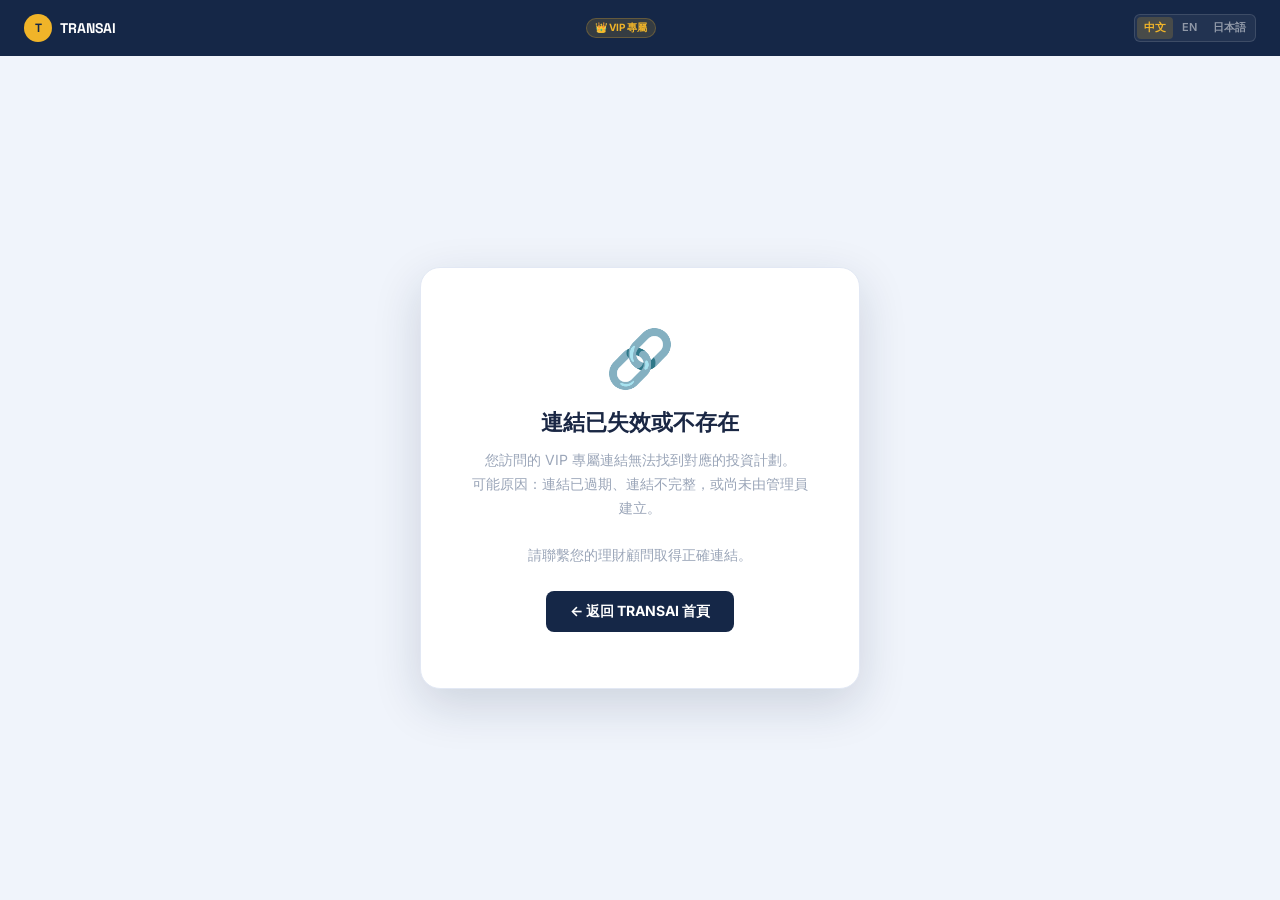
<file: vip.html>
<!DOCTYPE html>
<html lang="zh-TW">
<head>
  <meta charset="UTF-8">
  <meta name="viewport" content="width=device-width, initial-scale=1.0">
  <title>TRANSAI — 您的專屬投資計劃</title>
  <meta name="robots" content="noindex, nofollow">
  <link rel="stylesheet" href="css/vip.css">
</head>
<body>

  <!-- NAVBAR -->
  <nav class="vip-nav">
    <a href="index.html" class="vip-nav-logo">
      <div class="vip-logo-icon">T</div>
      <span class="vip-logo-text">TRANSAI</span>
    </a>
    <span class="vip-badge-nav" data-i18n="vip_badge">👑 VIP 專屬</span>
  </nav>

  <!-- Content injected by JS -->
  <div id="vip-content"></div>

  <script src="js/i18n.js"></script>
  <script src="js/vip.js"></script>
</body>
</html>
</file>
<file: css/style.css>
/* =============================================
   TRANSAI — Landing Page Styles
   TRANS Exchange Style: Navy + Gold + Cream
   ============================================= */

@import url('https://fonts.googleapis.com/css2?family=Inter:wght@300;400;500;600;700;800&family=Space+Grotesk:wght@500;600;700;800&display=swap');

/* === CSS Variables === */
:root {
  --navy:        #152747;
  --navy-mid:    #1e3460;
  --navy-light:  #243d70;
  --gold:        #f0b429;
  --gold-hover:  #e5a820;
  --gold-light:  #fef3d5;
  --green:       #03c795;
  --red:         #f6465d;
  --blue:        #3b82f6;
  --cream:       #fef9f0;
  --cream-mid:   #fff8e6;
  --bg:          #f0f4fb;
  --bg-2:        #e8edf7;
  --card:        #ffffff;
  --border:      #e2e8f4;
  --border-mid:  #cdd6e8;
  --text:        #1a2744;
  --text-2:      #5a6880;
  --text-3:      #9aa5b8;
  --white:       #ffffff;
  --radius-sm:   6px;
  --radius:      8px;
  --radius-lg:   12px;
  --radius-xl:   16px;
  --shadow-sm:   0 1px 4px rgba(21,39,71,0.07);
  --shadow:      0 4px 16px rgba(21,39,71,0.10);
  --shadow-lg:   0 12px 40px rgba(21,39,71,0.14);
  --transition:  0.2s ease;
}

/* === Reset & Base === */
*, *::before, *::after { box-sizing: border-box; margin: 0; padding: 0; }
html { scroll-behavior: smooth; }
body { font-family: 'Inter', sans-serif; color: var(--text); background: var(--cream); overflow-x: hidden; line-height: 1.5; -webkit-font-smoothing: antialiased; }

::-webkit-scrollbar { width: 5px; }
::-webkit-scrollbar-track { background: var(--bg); }
::-webkit-scrollbar-thumb { background: var(--border-mid); border-radius: 3px; }

/* === Utility === */
.container { max-width: 1200px; margin: 0 auto; padding: 0 24px; }
h1, h2, h3, h4 { font-family: 'Space Grotesk', sans-serif; }

/* ==============================
   NAVBAR
   ============================== */
.navbar {
  position: fixed;
  top: 0; left: 0; right: 0;
  z-index: 1000;
  background: var(--navy);
  height: 60px;
  display: flex;
  align-items: center;
}

.nav-inner {
  display: flex;
  align-items: center;
  height: 100%;
  width: 100%;
  max-width: 1400px;
  margin: 0 auto;
  padding: 0 24px;
}

/* Logo */
.nav-logo {
  display: flex;
  align-items: center;
  gap: 8px;
  text-decoration: none;
  margin-right: 24px;
  flex-shrink: 0;
}

.logo-icon {
  width: 30px; height: 30px;
  background: var(--gold);
  border-radius: 50%;
  display: flex; align-items: center; justify-content: center;
  font-size: 13px; font-weight: 900; color: var(--navy);
  font-family: 'Space Grotesk', sans-serif;
}

.logo-text {
  font-family: 'Space Grotesk', sans-serif;
  font-weight: 700; font-size: 15px;
  color: var(--white); letter-spacing: 0.5px;
}

/* Nav Menu */
.nav-menu {
  display: flex;
  align-items: center;
  height: 100%;
  list-style: none;
  gap: 0;
  flex: 1;
}

.nav-menu > li {
  height: 100%;
  display: flex;
  align-items: center;
  position: relative;
}

.nav-menu > li > a {
  display: flex;
  align-items: center;
  gap: 4px;
  height: 100%;
  padding: 0 14px;
  color: rgba(255,255,255,0.72);
  text-decoration: none;
  font-size: 13.5px;
  font-weight: 500;
  transition: var(--transition);
  white-space: nowrap;
  border-bottom: 2px solid transparent;
}

.nav-menu > li > a:hover { color: var(--white); }
.nav-menu > li:hover > a { border-bottom-color: var(--gold); }

.arrow {
  font-size: 9px;
  transition: transform 0.2s ease;
  opacity: 0.6;
}

.nav-menu > li:hover .arrow { transform: rotate(180deg); opacity: 1; }

/* Dropdown */
.nav-dropdown {
  position: absolute;
  top: calc(100% + 4px); left: 0;
  min-width: 220px;
  background: var(--white);
  border-radius: var(--radius-lg);
  box-shadow: var(--shadow-lg);
  border: 1px solid var(--border);
  padding: 8px;
  opacity: 0; visibility: hidden;
  transform: translateY(6px);
  transition: all 0.2s ease;
  z-index: 200;
}

.nav-menu > li:hover .nav-dropdown { opacity: 1; visibility: visible; transform: translateY(0); }

.nav-dropdown a {
  display: block;
  padding: 10px 12px;
  text-decoration: none;
  border-radius: var(--radius);
  transition: var(--transition);
}

.nav-dropdown a:hover { background: #f8faff; }
.nav-dropdown a:hover .dd-title { color: var(--gold); }

.dd-title { font-size: 13.5px; font-weight: 600; color: var(--text); margin-bottom: 2px; }
.dd-desc { font-size: 11.5px; color: var(--text-3); line-height: 1.4; }

/* Nav Right */
.nav-right {
  display: flex;
  align-items: center;
  gap: 6px;
  margin-left: auto;
}

.nav-search {
  display: flex;
  align-items: center;
  gap: 8px;
  background: rgba(255,255,255,0.09);
  border: 1px solid rgba(255,255,255,0.12);
  border-radius: 20px;
  padding: 6px 14px;
  color: rgba(255,255,255,0.5);
  font-size: 12.5px;
  cursor: pointer;
  transition: var(--transition);
  width: 150px;
}

.nav-search:hover { background: rgba(255,255,255,0.13); color: rgba(255,255,255,0.7); }

.nav-link {
  color: rgba(255,255,255,0.8);
  text-decoration: none;
  font-size: 13.5px; font-weight: 500;
  padding: 6px 12px;
  border-radius: var(--radius);
  transition: var(--transition);
}

.nav-link:hover { color: var(--white); background: rgba(255,255,255,0.07); }

.btn-register {
  background: var(--gold);
  color: var(--navy);
  padding: 7px 18px;
  border-radius: var(--radius);
  font-size: 13px; font-weight: 700;
  text-decoration: none;
  transition: var(--transition);
  letter-spacing: 0.2px;
}

.btn-register:hover { background: var(--gold-hover); }

/* ==============================
   HERO SECTION
   ============================== */
.hero {
  min-height: 100vh;
  display: flex;
  align-items: center;
  padding-top: 60px;
  background: linear-gradient(150deg, #fffdf7 0%, #fef8e7 40%, #fff9ee 100%);
  position: relative;
  overflow: hidden;
}

.hero::before {
  content: '';
  position: absolute;
  top: -200px; right: -100px;
  width: 600px; height: 600px;
  border-radius: 50%;
  background: radial-gradient(circle, rgba(240,180,41,0.08) 0%, transparent 70%);
  pointer-events: none;
}

.hero-content {
  display: grid;
  grid-template-columns: 1fr 1fr;
  gap: 40px;
  align-items: center;
  padding: 60px 0;
  width: 100%;
}

.hero-badge {
  display: inline-flex;
  align-items: center;
  gap: 8px;
  background: rgba(240,180,41,0.1);
  border: 1px solid rgba(240,180,41,0.25);
  color: #c47f00;
  border-radius: 50px;
  padding: 5px 14px;
  font-size: 12px; font-weight: 700;
  letter-spacing: 0.3px;
  margin-bottom: 20px;
}

.badge-dot {
  width: 6px; height: 6px;
  background: var(--gold);
  border-radius: 50%;
  animation: blink-dot 2s infinite;
}

@keyframes blink-dot {
  0%, 100% { opacity: 1; }
  50% { opacity: 0.3; }
}

.hero-title {
  font-size: clamp(34px, 4.2vw, 56px);
  font-weight: 800;
  line-height: 1.12;
  letter-spacing: -0.5px;
  color: var(--navy);
  margin-bottom: 18px;
}

.hero-title .highlight { color: var(--gold); }

.hero-subtitle {
  font-size: 15.5px;
  color: var(--text-2);
  line-height: 1.75;
  margin-bottom: 32px;
  max-width: 440px;
}

.hero-form {
  display: flex;
  gap: 10px;
  margin-bottom: 20px;
  max-width: 480px;
}

.hero-input {
  flex: 1;
  padding: 13px 18px;
  background: var(--white);
  border: 1.5px solid var(--border-mid);
  border-radius: var(--radius-lg);
  font-size: 14px;
  color: var(--text);
  outline: none;
  transition: var(--transition);
  font-family: 'Inter', sans-serif;
  box-shadow: var(--shadow-sm);
}

.hero-input:focus { border-color: var(--gold); box-shadow: 0 0 0 3px rgba(240,180,41,0.1); }
.hero-input::placeholder { color: var(--text-3); }

.btn-get-started {
  background: var(--gold);
  color: var(--navy);
  padding: 13px 28px;
  border-radius: var(--radius-lg);
  font-size: 14px; font-weight: 700;
  border: none; cursor: pointer;
  transition: var(--transition);
  white-space: nowrap;
  font-family: 'Inter', sans-serif;
  box-shadow: 0 4px 14px rgba(240,180,41,0.35);
}

.btn-get-started:hover { background: var(--gold-hover); transform: translateY(-1px); box-shadow: 0 8px 20px rgba(240,180,41,0.4); }

.hero-trust {
  display: flex;
  align-items: center;
  gap: 20px;
  font-size: 12.5px;
  color: var(--text-3);
}

.trust-item {
  display: flex;
  align-items: center;
  gap: 5px;
}

.trust-check { color: var(--green); }

/* Hero Coin Cluster */
.hero-visual {
  display: flex;
  align-items: center;
  justify-content: center;
  height: 500px;
  position: relative;
}

.coin-cluster {
  position: relative;
  width: 400px;
  height: 400px;
}

.coin-glow {
  position: absolute;
  top: 50%; left: 50%;
  transform: translate(-50%, -50%);
  width: 300px; height: 300px;
  border-radius: 50%;
  background: radial-gradient(circle, rgba(240,180,41,0.18) 0%, transparent 70%);
  pointer-events: none;
}

.coin-center {
  position: absolute;
  top: 50%; left: 50%;
  transform: translate(-50%, -50%);
  width: 96px; height: 96px;
  border-radius: 50%;
  background: var(--white);
  box-shadow: 0 16px 48px rgba(240,180,41,0.25), 0 0 0 10px rgba(240,180,41,0.07);
  display: flex; align-items: center; justify-content: center;
  font-size: 48px;
  animation: float-main 4.5s ease-in-out infinite;
  z-index: 5;
}

@keyframes float-main {
  0%, 100% { transform: translate(-50%,-50%) translateY(0); }
  50% { transform: translate(-50%,-50%) translateY(-14px); }
}

.coin {
  position: absolute;
  top: 50%; left: 50%;
  background: var(--white);
  border-radius: 50%;
  display: flex; align-items: center; justify-content: center;
  box-shadow: var(--shadow-lg);
  font-size: 22px;
}

.coin-1 { width: 62px; height: 62px; margin: -31px; animation: co1 14s linear infinite; }
.coin-2 { width: 54px; height: 54px; margin: -27px; animation: co2 18s linear infinite; }
.coin-3 { width: 50px; height: 50px; margin: -25px; animation: co3 22s linear infinite; }
.coin-4 { width: 58px; height: 58px; margin: -29px; animation: co4 16s linear infinite; }
.coin-5 { width: 46px; height: 46px; margin: -23px; animation: co5 20s linear infinite; }
.coin-6 { width: 52px; height: 52px; margin: -26px; animation: co6 12s linear infinite; }

@keyframes co1 { 0% { transform: rotate(0deg) translateX(145px) rotate(0deg); } 100% { transform: rotate(360deg) translateX(145px) rotate(-360deg); } }
@keyframes co2 { 0% { transform: rotate(60deg) translateX(145px) rotate(-60deg); } 100% { transform: rotate(420deg) translateX(145px) rotate(-420deg); } }
@keyframes co3 { 0% { transform: rotate(120deg) translateX(145px) rotate(-120deg); } 100% { transform: rotate(480deg) translateX(145px) rotate(-480deg); } }
@keyframes co4 { 0% { transform: rotate(180deg) translateX(145px) rotate(-180deg); } 100% { transform: rotate(540deg) translateX(145px) rotate(-540deg); } }
@keyframes co5 { 0% { transform: rotate(240deg) translateX(145px) rotate(-240deg); } 100% { transform: rotate(600deg) translateX(145px) rotate(-600deg); } }
@keyframes co6 { 0% { transform: rotate(300deg) translateX(145px) rotate(-300deg); } 100% { transform: rotate(660deg) translateX(145px) rotate(-660deg); } }

/* ==============================
   TICKER
   ============================== */
.ticker {
  background: var(--navy);
  padding: 10px 0;
  overflow: hidden;
  border-top: 1px solid rgba(255,255,255,0.06);
}

.ticker-track {
  display: flex;
  gap: 40px;
  animation: ticker-run 35s linear infinite;
  width: max-content;
}

.ticker-track:hover { animation-play-state: paused; }

.ticker-item {
  display: flex;
  align-items: center;
  gap: 10px;
  white-space: nowrap;
}

.ticker-sep { color: rgba(255,255,255,0.15); }
.ticker-pair { font-size: 12.5px; font-weight: 700; color: rgba(255,255,255,0.85); }
.ticker-price { font-size: 12.5px; color: rgba(255,255,255,0.55); font-variant-numeric: tabular-nums; }
.ticker-change { font-size: 11.5px; font-weight: 700; }
.ticker-change.up { color: var(--green); }
.ticker-change.down { color: var(--red); }

@keyframes ticker-run { from { transform: translateX(0); } to { transform: translateX(-50%); } }

/* ==============================
   PRODUCTS SECTION
   ============================== */
.products { padding: 80px 0; background: var(--white); }

.section-head { text-align: center; margin-bottom: 52px; }
.section-eyebrow { font-size: 11.5px; font-weight: 700; letter-spacing: 2.5px; text-transform: uppercase; color: var(--gold); margin-bottom: 10px; }
.section-title { font-size: clamp(26px, 3.2vw, 38px); font-weight: 700; color: var(--navy); margin-bottom: 10px; }
.section-desc { font-size: 15px; color: var(--text-2); max-width: 500px; margin: 0 auto; line-height: 1.7; }

.products-grid {
  display: grid;
  grid-template-columns: repeat(4, 1fr);
  gap: 18px;
}

.product-card {
  background: var(--bg);
  border: 1.5px solid var(--border);
  border-radius: var(--radius-xl);
  padding: 28px 22px;
  text-align: center;
  transition: var(--transition);
  cursor: pointer;
  text-decoration: none;
  display: block;
}

.product-card:hover { border-color: var(--gold); transform: translateY(-5px); box-shadow: 0 16px 48px rgba(240,180,41,0.12); }
.product-card.featured { border-color: var(--gold); background: linear-gradient(135deg, #fffbf0, #fff8e5); }

.product-icon {
  width: 56px; height: 56px;
  border-radius: 14px;
  display: flex; align-items: center; justify-content: center;
  font-size: 28px;
  margin: 0 auto 16px;
}

.icon-gold { background: rgba(240,180,41,0.12); }
.icon-navy { background: rgba(21,39,71,0.08); }
.icon-green { background: rgba(3,199,149,0.1); }
.icon-blue { background: rgba(59,130,246,0.1); }

.product-name { font-size: 15.5px; font-weight: 700; color: var(--navy); margin-bottom: 8px; }
.product-desc { font-size: 12.5px; color: var(--text-2); line-height: 1.6; }
.product-tag { display: inline-block; margin-top: 10px; font-size: 10.5px; font-weight: 700; background: rgba(240,180,41,0.15); color: #c47f00; padding: 3px 10px; border-radius: 50px; }

/* ==============================
   AI BOTS SECTION
   ============================== */
.ai-section { padding: 80px 0; background: var(--bg); }

.ai-grid {
  display: grid;
  grid-template-columns: 1fr 1fr;
  gap: 60px;
  align-items: center;
}

.ai-features { display: flex; flex-direction: column; gap: 14px; margin-top: 28px; }

.ai-feature {
  display: flex;
  gap: 14px;
  background: var(--white);
  border: 1px solid var(--border);
  border-radius: var(--radius-lg);
  padding: 18px 20px;
  transition: var(--transition);
}

.ai-feature:hover { border-color: var(--gold); box-shadow: var(--shadow); }

.ai-feat-icon {
  width: 42px; height: 42px;
  background: rgba(240,180,41,0.1);
  border-radius: 10px;
  display: flex; align-items: center; justify-content: center;
  font-size: 20px;
  flex-shrink: 0;
}

.ai-feat-text h4 { font-size: 14px; font-weight: 700; color: var(--navy); margin-bottom: 3px; }
.ai-feat-text p { font-size: 12.5px; color: var(--text-2); line-height: 1.6; }

/* Wallet Preview Card */
.wallet-preview {
  background: var(--white);
  border: 1px solid var(--border);
  border-radius: var(--radius-xl);
  overflow: hidden;
  box-shadow: var(--shadow-lg);
}

.wp-topbar {
  background: var(--navy);
  display: flex;
  align-items: center;
  padding: 0 12px;
  height: 44px;
  gap: 10px;
}

.wp-logo { display: flex; align-items: center; gap: 6px; color: var(--white); font-weight: 700; font-size: 12px; }
.wp-logo .dot { width: 20px; height: 20px; background: var(--gold); border-radius: 50%; display: flex; align-items: center; justify-content: center; font-size: 9px; font-weight: 900; color: var(--navy); }
.wp-nav { display: flex; gap: 12px; margin-left: 12px; }
.wp-nav span { font-size: 11px; color: rgba(255,255,255,0.45); cursor: pointer; }

.wp-body { display: flex; height: 260px; }

.wp-sidebar {
  width: 120px;
  background: var(--navy);
  padding: 12px 8px;
  display: flex;
  flex-direction: column;
  gap: 2px;
}

.wp-si {
  display: flex;
  align-items: center;
  gap: 7px;
  padding: 7px 8px;
  border-radius: 6px;
  font-size: 10.5px;
  color: rgba(255,255,255,0.4);
  cursor: pointer;
  transition: var(--transition);
}

.wp-si.active { background: rgba(255,255,255,0.1); color: var(--white); }
.wp-si:hover:not(.active) { color: rgba(255,255,255,0.65); }

.wp-content { flex: 1; padding: 18px 20px; background: var(--bg); overflow: hidden; }
.wp-page-title { font-size: 14px; font-weight: 700; color: var(--navy); margin-bottom: 12px; }

.wp-balance { margin-bottom: 12px; }
.wp-bal-label { font-size: 10px; font-weight: 600; color: var(--gold); margin-bottom: 3px; }
.wp-bal-amount { font-size: 20px; font-weight: 700; color: var(--navy); font-family: 'Space Grotesk', sans-serif; }
.wp-bal-pnl { font-size: 11px; color: var(--green); font-weight: 600; margin-top: 2px; }

.wp-actions { display: flex; gap: 8px; margin-bottom: 10px; }
.wp-action { display: flex; flex-direction: column; align-items: center; gap: 3px; cursor: pointer; }
.wp-action-icon { width: 28px; height: 28px; border-radius: 50%; background: rgba(240,180,41,0.12); display: flex; align-items: center; justify-content: center; font-size: 13px; }
.wp-action span { font-size: 9px; color: var(--text-3); }

.wp-bot-row {
  display: flex;
  align-items: center;
  gap: 6px;
  background: var(--white);
  border: 1px solid var(--border);
  border-radius: var(--radius);
  padding: 8px 10px;
}

.wp-bot-name { font-size: 11px; font-weight: 700; color: var(--text); }
.tag { display: inline-block; font-size: 9.5px; font-weight: 700; padding: 1.5px 5px; border-radius: 3px; }
.tag-green { background: rgba(3,199,149,0.12); color: var(--green); }
.tag-blue { background: rgba(59,130,246,0.12); color: var(--blue); }
.wp-bot-roi { margin-left: auto; font-size: 11px; font-weight: 700; color: var(--green); }

/* ==============================
   STATS BAR
   ============================== */
.stats { padding: 52px 0; background: var(--navy); }
.stats-grid { display: grid; grid-template-columns: repeat(4, 1fr); gap: 0; }
.stats-item { text-align: center; padding: 16px; border-right: 1px solid rgba(255,255,255,0.07); }
.stats-item:last-child { border-right: none; }
.stats-val { font-family: 'Space Grotesk', sans-serif; font-size: 34px; font-weight: 700; color: var(--gold); margin-bottom: 6px; line-height: 1; }
.stats-label { font-size: 12.5px; color: rgba(255,255,255,0.45); font-weight: 500; }

/* ==============================
   HOW IT WORKS
   ============================== */
.hiw { padding: 80px 0; background: var(--white); }

.steps { display: grid; grid-template-columns: repeat(3, 1fr); gap: 28px; position: relative; }
.steps::before {
  content: '';
  position: absolute;
  top: 32px; left: 16.67%; right: 16.67%;
  height: 1.5px;
  background: linear-gradient(90deg, var(--gold), var(--navy-light), var(--gold));
  opacity: 0.25;
}

.step {
  background: var(--bg);
  border: 1.5px solid var(--border);
  border-radius: var(--radius-xl);
  padding: 32px 24px;
  text-align: center;
  transition: var(--transition);
}

.step:hover { border-color: var(--gold); transform: translateY(-4px); box-shadow: var(--shadow); }

.step-num {
  width: 56px; height: 56px;
  border-radius: 50%;
  background: var(--gold);
  color: var(--navy);
  font-family: 'Space Grotesk', sans-serif;
  font-size: 20px; font-weight: 700;
  display: flex; align-items: center; justify-content: center;
  margin: 0 auto 16px;
}

.step-emoji { font-size: 30px; margin-bottom: 12px; }
.step-title { font-size: 17px; font-weight: 700; color: var(--navy); margin-bottom: 10px; }
.step-desc { font-size: 13.5px; color: var(--text-2); line-height: 1.7; }

/* ==============================
   CTA SECTION
   ============================== */
.cta {
  padding: 80px 0;
  background: linear-gradient(135deg, var(--navy) 0%, var(--navy-mid) 100%);
  text-align: center;
}

.cta h2 { font-size: clamp(28px, 3.5vw, 42px); font-weight: 800; color: var(--white); margin-bottom: 14px; }
.cta p { font-size: 16px; color: rgba(255,255,255,0.55); margin-bottom: 36px; max-width: 460px; margin-left: auto; margin-right: auto; }

.cta-form {
  display: flex;
  gap: 10px;
  justify-content: center;
  max-width: 460px;
  margin: 0 auto 16px;
}

.cta-input {
  flex: 1;
  padding: 13px 18px;
  border-radius: var(--radius-lg);
  border: none;
  font-size: 14px;
  font-family: 'Inter', sans-serif;
  outline: none;
  background: rgba(255,255,255,0.12);
  color: var(--white);
  border: 1px solid rgba(255,255,255,0.15);
  transition: var(--transition);
}

.cta-input:focus { background: rgba(255,255,255,0.18); border-color: rgba(255,255,255,0.3); }
.cta-input::placeholder { color: rgba(255,255,255,0.35); }

.btn-cta {
  background: var(--gold);
  color: var(--navy);
  padding: 13px 28px;
  border-radius: var(--radius-lg);
  font-size: 14px; font-weight: 700;
  border: none; cursor: pointer;
  transition: var(--transition);
  font-family: 'Inter', sans-serif;
  white-space: nowrap;
}

.btn-cta:hover { background: var(--gold-hover); }
.cta-note { font-size: 12px; color: rgba(255,255,255,0.3); }

/* ==============================
   FOOTER
   ============================== */
footer {
  background: #0a1628;
  padding: 48px 0 24px;
}

.footer-grid {
  display: grid;
  grid-template-columns: 2fr 1fr 1fr 1fr;
  gap: 40px;
  margin-bottom: 40px;
}

.footer-brand-desc { font-size: 13px; color: rgba(255,255,255,0.35); margin-top: 12px; line-height: 1.7; max-width: 230px; }
.footer-col h4 { font-size: 11.5px; font-weight: 700; color: rgba(255,255,255,0.7); margin-bottom: 16px; text-transform: uppercase; letter-spacing: 1px; }
.footer-col ul { list-style: none; display: flex; flex-direction: column; gap: 10px; }
.footer-col a { color: rgba(255,255,255,0.35); text-decoration: none; font-size: 13px; transition: var(--transition); }
.footer-col a:hover { color: var(--gold); }

.footer-bottom {
  border-top: 1px solid rgba(255,255,255,0.06);
  padding-top: 20px;
  display: flex; align-items: center; justify-content: space-between;
  font-size: 12px; color: rgba(255,255,255,0.25);
}

/* ==============================
   MODAL (for landing page)
   ============================== */
.modal-overlay {
  position: fixed; inset: 0;
  background: rgba(15,25,48,0.55);
  backdrop-filter: blur(6px);
  z-index: 3000;
  display: none; align-items: center; justify-content: center;
}

.modal-overlay.open { display: flex; }

.modal {
  background: var(--white);
  border-radius: var(--radius-xl);
  padding: 40px;
  width: 100%; max-width: 440px;
  position: relative;
  animation: modalPop 0.25s ease;
  box-shadow: 0 30px 80px rgba(15,25,48,0.3);
}

@keyframes modalPop {
  from { opacity: 0; transform: scale(0.94) translateY(16px); }
  to { opacity: 1; transform: scale(1) translateY(0); }
}

.modal-close {
  position: absolute; top: 16px; right: 16px;
  background: var(--bg); border: none; cursor: pointer;
  width: 28px; height: 28px; border-radius: 50%;
  display: flex; align-items: center; justify-content: center;
  font-size: 16px; color: var(--text-3);
  transition: var(--transition);
}

.modal-close:hover { color: var(--text); background: var(--border); }

.modal h3 { font-size: 20px; font-weight: 700; color: var(--navy); margin-bottom: 4px; }
.modal-sub { font-size: 13px; color: var(--text-3); margin-bottom: 24px; }

.form-field { margin-bottom: 14px; }
.field-label { font-size: 12px; font-weight: 600; color: var(--text-2); margin-bottom: 6px; display: block; letter-spacing: 0.3px; }

.field-input {
  width: 100%;
  padding: 11px 14px;
  border: 1.5px solid var(--border);
  border-radius: var(--radius);
  font-size: 13.5px;
  font-family: 'Inter', sans-serif;
  color: var(--text);
  outline: none;
  transition: var(--transition);
  background: var(--white);
}

.field-input:focus { border-color: var(--gold); box-shadow: 0 0 0 3px rgba(240,180,41,0.1); }

.btn-modal {
  width: 100%; padding: 13px;
  background: var(--gold); color: var(--navy);
  border: none; border-radius: var(--radius);
  font-size: 14px; font-weight: 700;
  cursor: pointer; transition: var(--transition);
  font-family: 'Inter', sans-serif; margin-top: 6px;
}

.btn-modal:hover { background: var(--gold-hover); }
.modal-footer-text { font-size: 12px; color: var(--text-3); text-align: center; margin-top: 12px; }
.modal-footer-text a { color: var(--gold); text-decoration: none; }

/* ==============================
   RESPONSIVE
   ============================== */
@media (max-width: 960px) {
  .hero-content { grid-template-columns: 1fr; text-align: center; }
  .hero-subtitle { margin: 0 auto 28px; }
  .hero-form { margin: 0 auto 20px; }
  .hero-trust { justify-content: center; }
  .hero-visual { height: 320px; }
  .coin-cluster { width: 280px; height: 280px; }
  .products-grid { grid-template-columns: 1fr 1fr; }
  .ai-grid { grid-template-columns: 1fr; }
  .stats-grid { grid-template-columns: 1fr 1fr; }
  .footer-grid { grid-template-columns: 1fr 1fr; }
  .steps { grid-template-columns: 1fr; }
  .steps::before { display: none; }
}

@media (max-width: 600px) {
  .products-grid { grid-template-columns: 1fr; }
  .hero-form { flex-direction: column; }
  .cta-form { flex-direction: column; }
  .stats-grid { grid-template-columns: 1fr 1fr; }
  .footer-grid { grid-template-columns: 1fr; }
  .nav-search { display: none; }
}
</file>
<file: css/dashboard.css>
/* =============================================
   TRANSAI — Dashboard Styles
   Exchange UI: Navy Sidebar + Light Content
   ============================================= */

@import url('https://fonts.googleapis.com/css2?family=Inter:wght@300;400;500;600;700;800&family=Space+Grotesk:wght@500;600;700;800&display=swap');

:root {
  --navy:       #152747;
  --navy-mid:   #1e3460;
  --navy-hover: #1a2f56;
  --gold:       #f0b429;
  --gold-hover: #e5a820;
  --green:      #03c795;
  --green-bg:   rgba(3,199,149,0.1);
  --red:        #f6465d;
  --red-bg:     rgba(246,70,93,0.1);
  --blue:       #3b82f6;
  --bg:         #f0f4fb;
  --card:       #ffffff;
  --border:     #e2e8f4;
  --border-mid: rgba(255,255,255,0.08);
  --text:       #1a2744;
  --text-2:     #5a6880;
  --text-3:     #9aa5b8;
  --sidebar-w:  155px;
  --topbar-h:   56px;
  --radius:     8px;
  --radius-lg:  12px;
  --shadow:     0 2px 12px rgba(21,39,71,0.08);
  --shadow-lg:  0 8px 32px rgba(21,39,71,0.14);
  --transition: 0.18s ease;
}

*, *::before, *::after { box-sizing: border-box; margin: 0; padding: 0; }
html { font-size: 14px; }
body {
  font-family: 'Inter', sans-serif;
  background: var(--bg);
  color: var(--text);
  display: flex;
  flex-direction: column;
  min-height: 100vh;
  -webkit-font-smoothing: antialiased;
}

::-webkit-scrollbar { width: 4px; height: 4px; }
::-webkit-scrollbar-track { background: transparent; }
::-webkit-scrollbar-thumb { background: var(--border); border-radius: 2px; }

h1,h2,h3,h4 { font-family: 'Space Grotesk', sans-serif; }

/* ==============================
   TOP NAVBAR
   ============================== */
.topnav {
  position: fixed;
  top: 0; left: 0; right: 0;
  z-index: 200;
  background: var(--navy);
  height: var(--topbar-h);
  display: flex;
  align-items: center;
  padding: 0 16px 0 0;
  border-bottom: 1px solid rgba(255,255,255,0.05);
}

/* Logo area (aligns with sidebar width) */
.topnav-logo {
  width: var(--sidebar-w);
  display: flex;
  align-items: center;
  gap: 8px;
  padding: 0 20px;
  text-decoration: none;
  flex-shrink: 0;
}

.topnav-logo-icon {
  width: 28px; height: 28px;
  background: var(--gold);
  border-radius: 50%;
  display: flex; align-items: center; justify-content: center;
  font-family: 'Space Grotesk', sans-serif;
  font-size: 12px; font-weight: 900;
  color: var(--navy);
}

.topnav-logo-text {
  font-family: 'Space Grotesk', sans-serif;
  font-weight: 700; font-size: 14px;
  color: #fff; letter-spacing: 0.5px;
}

/* Nav links in topbar */
.topnav-links {
  display: flex;
  align-items: center;
  height: 100%;
  list-style: none;
  gap: 0;
}

.topnav-links li { height: 100%; position: relative; display: flex; align-items: center; }

.topnav-links a {
  display: flex; align-items: center; gap: 3px;
  height: 100%;
  padding: 0 12px;
  color: rgba(255,255,255,0.65);
  text-decoration: none;
  font-size: 13px; font-weight: 500;
  transition: var(--transition);
  white-space: nowrap;
  border-bottom: 2px solid transparent;
}

.topnav-links a:hover { color: #fff; }
.topnav-links li:hover > a { border-bottom-color: var(--gold); }

/* Dropdown in topnav */
.tn-dropdown {
  position: absolute;
  top: calc(100% + 2px); left: 0;
  min-width: 200px;
  background: #fff;
  border-radius: var(--radius-lg);
  box-shadow: var(--shadow-lg);
  border: 1px solid var(--border);
  padding: 6px;
  opacity: 0; visibility: hidden;
  transform: translateY(4px);
  transition: all 0.18s ease;
  z-index: 300;
}

.topnav-links li:hover .tn-dropdown { opacity: 1; visibility: visible; transform: translateY(0); }

.tn-dropdown a {
  display: block; padding: 9px 10px;
  color: var(--text); font-size: 13px; font-weight: 500;
  text-decoration: none; border-radius: var(--radius);
  border-bottom: none; height: auto;
  transition: var(--transition);
}

.tn-dropdown a:hover { background: #f8faff; color: var(--gold); }

/* Right side of topnav */
.topnav-right {
  display: flex;
  align-items: center;
  gap: 6px;
  margin-left: auto;
}

.tn-search {
  display: flex; align-items: center; gap: 7px;
  background: rgba(255,255,255,0.08);
  border: 1px solid rgba(255,255,255,0.1);
  border-radius: 20px;
  padding: 5px 12px;
  color: rgba(255,255,255,0.45);
  font-size: 12px; cursor: pointer;
  width: 140px; transition: var(--transition);
}

.tn-search:hover { background: rgba(255,255,255,0.12); color: rgba(255,255,255,0.65); }

.tn-btn {
  display: flex; align-items: center; gap: 3px;
  color: rgba(255,255,255,0.7);
  font-size: 12.5px; font-weight: 500;
  padding: 5px 10px;
  border-radius: var(--radius);
  cursor: pointer; transition: var(--transition);
  text-decoration: none;
  background: none; border: none;
  font-family: 'Inter', sans-serif;
}

.tn-btn:hover { color: #fff; background: rgba(255,255,255,0.07); }

.tn-icon {
  width: 30px; height: 30px;
  border-radius: var(--radius);
  background: rgba(255,255,255,0.06);
  display: flex; align-items: center; justify-content: center;
  font-size: 14px; cursor: pointer;
  transition: var(--transition);
  position: relative; border: none;
}

.tn-icon:hover { background: rgba(255,255,255,0.12); }

.notif-badge {
  position: absolute; top: 3px; right: 3px;
  width: 14px; height: 14px;
  background: var(--red);
  border-radius: 50%;
  display: flex; align-items: center; justify-content: center;
  font-size: 8px; font-weight: 700; color: #fff;
  border: 2px solid var(--navy);
}

.tn-lang {
  display: flex; align-items: center; gap: 4px;
  color: rgba(255,255,255,0.6);
  font-size: 12px; cursor: pointer;
  padding: 5px 8px; border-radius: var(--radius);
  transition: var(--transition);
}

.tn-lang:hover { color: #fff; background: rgba(255,255,255,0.07); }

/* ==============================
   LAYOUT WRAPPER
   ============================== */
.layout {
  display: flex;
  padding-top: var(--topbar-h);
  min-height: 100vh;
}

/* ==============================
   SIDEBAR
   ============================== */
.sidebar {
  position: fixed;
  top: var(--topbar-h);
  left: 0;
  bottom: 0;
  width: var(--sidebar-w);
  background: var(--navy);
  border-right: 1px solid rgba(255,255,255,0.05);
  display: flex;
  flex-direction: column;
  overflow-y: auto;
  z-index: 100;
  padding: 16px 10px;
}

.sidebar-nav { display: flex; flex-direction: column; gap: 2px; }

.sb-item {
  display: flex;
  align-items: center;
  gap: 9px;
  padding: 9px 12px;
  border-radius: var(--radius);
  color: rgba(255,255,255,0.45);
  cursor: pointer;
  transition: var(--transition);
  font-size: 12.5px; font-weight: 500;
  text-decoration: none;
  border: 1px solid transparent;
}

.sb-item:hover { color: rgba(255,255,255,0.75); background: rgba(255,255,255,0.05); }

.sb-item.active {
  color: #fff;
  background: rgba(255,255,255,0.08);
  border-color: rgba(255,255,255,0.1);
}

.sb-icon { font-size: 15px; width: 18px; text-align: center; flex-shrink: 0; }

/* ==============================
   MAIN CONTENT
   ============================== */
.main {
  margin-left: var(--sidebar-w);
  flex: 1;
  padding: 28px 28px;
  min-width: 0;
}

/* ==============================
   PAGE: AI BOTS WALLET
   ============================== */
.page-title {
  font-size: 22px; font-weight: 700;
  color: var(--text);
  margin-bottom: 20px;
}

/* Balance Row */
.balance-row {
  display: flex;
  align-items: flex-start;
  gap: 40px;
  margin-bottom: 20px;
  flex-wrap: wrap;
}

.bal-main {}
.bal-label {
  display: flex; align-items: center; gap: 6px;
  font-size: 12px; font-weight: 600;
  margin-bottom: 5px;
}

.bal-avail { color: var(--gold); }
.bal-sep { color: var(--text-3); }
.bal-total { color: var(--text-3); }
.bal-info { color: var(--text-3); cursor: pointer; }

.bal-amount {
  display: flex; align-items: baseline; gap: 8px;
}

.bal-num {
  font-family: 'Space Grotesk', sans-serif;
  font-size: 28px; font-weight: 700;
  color: var(--text); letter-spacing: -0.5px;
}

.bal-currency {
  display: flex; align-items: center; gap: 4px;
  font-size: 13px; font-weight: 600; color: var(--text-2);
  cursor: pointer;
}

.bal-caret { font-size: 9px; color: var(--text-3); }

/* P&L Section */
.pnl-section {}

.pnl-tabs {
  display: flex;
  align-items: center;
  gap: 0;
  margin-bottom: 5px;
}

.pnl-tab {
  font-size: 12px; font-weight: 600;
  cursor: pointer;
  padding: 0 8px 0 0;
  color: var(--text-3);
  transition: var(--transition);
  border: none; background: none;
  font-family: 'Inter', sans-serif;
}

.pnl-tab:first-child { padding-left: 0; }
.pnl-tab.active { color: var(--gold); }

.pnl-tab-sep { color: var(--border); font-size: 12px; padding: 0 4px; }

.pnl-label { font-size: 12px; color: var(--text-3); }

.pnl-value {
  display: flex; align-items: center; gap: 6px;
  font-family: 'Space Grotesk', sans-serif;
  font-size: 18px; font-weight: 700;
  color: var(--green); margin-top: 2px;
}

.pnl-currency { font-size: 13px; font-weight: 600; color: var(--text-3); }
.pnl-arrow { font-size: 12px; color: var(--text-3); cursor: pointer; }

/* Action Buttons */
.action-row {
  display: flex;
  align-items: center;
  gap: 0;
  margin-left: auto;
  border: 1px solid var(--border);
  border-radius: var(--radius);
  overflow: hidden;
  background: var(--card);
}

.action-btn {
  display: flex;
  flex-direction: column;
  align-items: center;
  gap: 4px;
  padding: 10px 20px;
  cursor: pointer;
  transition: var(--transition);
  border: none; background: none;
  font-family: 'Inter', sans-serif;
  border-right: 1px solid var(--border);
}

.action-btn:last-child { border-right: none; }
.action-btn:hover { background: #f8faff; }
.action-btn.active { background: #f8faff; }

.action-icon {
  width: 28px; height: 28px;
  border-radius: 50%;
  display: flex; align-items: center; justify-content: center;
  font-size: 14px;
  background: rgba(240,180,41,0.1);
  color: var(--gold);
}

.action-label {
  font-size: 11.5px;
  font-weight: 600;
  color: var(--text-2);
  white-space: nowrap;
}

.action-btn.active .action-label { color: var(--gold); }
.action-btn.active .action-icon { background: rgba(240,180,41,0.15); }

/* ==============================
   CONTENT CARD (White Area)
   ============================== */
.content-card {
  background: var(--card);
  border: 1px solid var(--border);
  border-radius: var(--radius-lg);
  overflow: hidden;
}

/* Tabs */
.card-tabs {
  display: flex;
  align-items: center;
  padding: 0 24px;
  border-bottom: 1px solid var(--border);
  gap: 0;
}

.card-tab {
  display: flex; align-items: center;
  padding: 14px 16px 13px;
  font-size: 13.5px; font-weight: 600;
  color: var(--text-3);
  cursor: pointer;
  border-bottom: 2px solid transparent;
  margin-bottom: -1px;
  transition: var(--transition);
  background: none; border-top: none; border-left: none; border-right: none;
  font-family: 'Inter', sans-serif;
}

.card-tab:hover { color: var(--text-2); }
.card-tab.active { color: var(--text); border-bottom-color: var(--gold); }

/* ==============================
   TABLE
   ============================== */
.table-wrap {
  overflow-x: auto;
  padding: 0 4px;
}

table { width: 100%; border-collapse: collapse; font-size: 13px; }

thead tr { border-bottom: 1px solid var(--border); }

th {
  padding: 12px 16px;
  text-align: left;
  font-size: 11.5px; font-weight: 600;
  color: var(--text-3);
  white-space: nowrap;
  cursor: pointer;
  user-select: none;
  letter-spacing: 0.2px;
}

th:hover { color: var(--text-2); }
th .sort-arrow { opacity: 0.5; font-size: 9px; margin-left: 3px; }

td {
  padding: 16px 16px;
  border-bottom: 1px solid var(--border);
  color: var(--text-2);
  white-space: nowrap;
  vertical-align: middle;
}

tbody tr:last-child td { border-bottom: none; }
tbody tr:hover td { background: #fafbfd; }

/* Bot Name Cell */
.bot-name-cell { display: flex; align-items: center; gap: 8px; }
.bot-coin-icon { width: 24px; height: 24px; border-radius: 50%; background: #f7f7a0; display: flex; align-items: center; justify-content: center; font-size: 13px; }
.bot-name { font-size: 13px; font-weight: 700; color: var(--text); }
.bot-strategy { font-size: 11px; color: var(--text-3); margin-top: 1px; }

.tag {
  display: inline-flex; align-items: center;
  font-size: 10.5px; font-weight: 700;
  padding: 2px 7px; border-radius: 4px;
}

.tag-long { background: rgba(3,199,149,0.12); color: var(--green); }
.tag-short { background: rgba(246,70,93,0.12); color: var(--red); }
.tag-lev { background: rgba(59,130,246,0.1); color: var(--blue); font-size: 10px; }

.num-mono { font-variant-numeric: tabular-nums; font-size: 12.5px; color: var(--text); font-weight: 500; }
.sub-text { font-size: 10.5px; color: var(--text-3); margin-top: 1px; }

.pnl-pos { color: var(--green); font-weight: 700; }
.pnl-neg { color: var(--red); font-weight: 700; }

.roi-badge {
  display: inline-block;
  font-size: 12px; font-weight: 700;
  color: var(--green);
}

.btn-exit {
  font-size: 12.5px; font-weight: 600;
  color: var(--gold);
  cursor: pointer;
  background: none; border: none;
  font-family: 'Inter', sans-serif;
  transition: var(--transition);
  padding: 5px 8px;
  border-radius: var(--radius);
}

.btn-exit:hover { background: rgba(240,180,41,0.1); }

/* Empty state */
.table-empty {
  padding: 48px;
  text-align: center;
  color: var(--text-3);
  font-size: 13.5px;
}

/* ==============================
   MODALS
   ============================== */
.modal-overlay {
  position: fixed; inset: 0;
  background: rgba(10, 18, 36, 0.5);
  backdrop-filter: blur(5px);
  z-index: 2000;
  display: none; align-items: center; justify-content: center;
}

.modal-overlay.open { display: flex; }

.modal {
  background: var(--card);
  border-radius: 14px;
  width: 100%; max-width: 440px;
  position: relative;
  animation: mPop 0.22s ease;
  box-shadow: 0 24px 64px rgba(10,18,36,0.28);
  overflow: hidden;
}

@keyframes mPop {
  from { opacity: 0; transform: scale(0.95) translateY(14px); }
  to { opacity: 1; transform: scale(1) translateY(0); }
}

.modal-head {
  display: flex; align-items: center; justify-content: space-between;
  padding: 20px 24px 0;
}

.modal-title { font-size: 17px; font-weight: 700; color: var(--text); }

.modal-x {
  width: 26px; height: 26px;
  border-radius: 50%;
  background: var(--bg);
  border: none; cursor: pointer;
  display: flex; align-items: center; justify-content: center;
  font-size: 14px; color: var(--text-3);
  transition: var(--transition);
}

.modal-x:hover { background: var(--border); color: var(--text); }

.modal-body { padding: 20px 24px 24px; }

/* Transfer Modal Specific */
.transfer-field {
  margin-bottom: 14px;
}

.tf-label { font-size: 11.5px; font-weight: 600; color: var(--text-3); margin-bottom: 6px; letter-spacing: 0.3px; }

.tf-select {
  width: 100%;
  background: var(--bg);
  border: 1.5px solid var(--border);
  border-radius: var(--radius);
  padding: 11px 14px;
  font-size: 13.5px; font-weight: 600; color: var(--text);
  display: flex; align-items: center; justify-content: space-between;
  cursor: pointer; transition: var(--transition);
}

.tf-select:hover { border-color: var(--gold); }
.tf-select-caret { color: var(--text-3); font-size: 10px; }

.transfer-swap {
  display: flex; justify-content: center;
  margin: 10px 0;
}

.swap-btn {
  width: 32px; height: 32px;
  border-radius: 50%;
  background: var(--bg);
  border: 1.5px solid var(--border);
  display: flex; align-items: center; justify-content: center;
  cursor: pointer; font-size: 16px; color: var(--gold);
  transition: var(--transition);
}

.swap-btn:hover { border-color: var(--gold); background: rgba(240,180,41,0.07); transform: rotate(180deg); }

.tf-amount-wrap {
  border: 1.5px solid var(--border);
  border-radius: var(--radius);
  overflow: hidden;
}

.tf-amount-label {
  display: flex; align-items: center; justify-content: space-between;
  padding: 8px 14px 4px;
  font-size: 11px; color: var(--text-3);
}

.tf-balance { font-weight: 600; color: var(--text-2); }

.tf-amount-input {
  display: flex; align-items: center;
  padding: 4px 14px 10px;
  gap: 8px;
}

.tf-input {
  flex: 1;
  border: none; outline: none;
  font-size: 14px; font-weight: 500; color: var(--text);
  font-family: 'Inter', sans-serif;
  background: transparent;
  placeholder-color: var(--text-3);
}

.tf-input::placeholder { color: var(--text-3); }

.tf-max {
  font-size: 11.5px; font-weight: 700;
  color: var(--gold); cursor: pointer;
  padding: 2px 6px; border-radius: 4px;
  transition: var(--transition);
  background: none; border: none;
  font-family: 'Inter', sans-serif;
}

.tf-max:hover { background: rgba(240,180,41,0.1); }

.tf-sep { width: 1px; height: 16px; background: var(--border); }

.tf-currency {
  display: flex; align-items: center; gap: 5px;
  font-size: 13px; font-weight: 700; color: var(--text);
  cursor: pointer;
}

.tf-coin-icon { width: 18px; height: 18px; border-radius: 50%; background: #26a17b; display: flex; align-items: center; justify-content: center; font-size: 9px; color: #fff; font-weight: 900; }

/* Risk Acknowledgement */
.risk-notice {
  background: #fef9f0;
  border: 1.5px solid rgba(240,180,41,0.3);
  border-radius: var(--radius);
  padding: 14px 16px;
  margin-bottom: 16px;
  max-height: 200px;
  overflow-y: auto;
}

.risk-notice-title {
  font-size: 12px; font-weight: 700;
  color: #c47f00;
  margin-bottom: 10px;
  text-align: center;
}

.risk-notice p { font-size: 12px; color: var(--text-2); line-height: 1.7; margin-bottom: 8px; }
.risk-notice h5 { font-size: 12px; font-weight: 700; color: var(--text); margin-bottom: 4px; margin-top: 10px; }
.risk-notice .dashed { border-top: 1.5px dashed rgba(240,180,41,0.3); margin: 8px 0; }

.risk-agree {
  display: flex; align-items: flex-start; gap: 10px;
  margin-bottom: 16px;
  cursor: pointer;
}

.risk-checkbox {
  width: 16px; height: 16px;
  border: 1.5px solid var(--border-mid);
  border-radius: 3px;
  cursor: pointer;
  flex-shrink: 0;
  margin-top: 1px;
  accent-color: var(--gold);
}

.risk-agree-text { font-size: 12.5px; color: var(--text-2); line-height: 1.5; }

/* Exit Confirmation */
.exit-info {
  background: rgba(246,70,93,0.05);
  border: 1.5px solid rgba(246,70,93,0.15);
  border-radius: var(--radius);
  padding: 14px 16px;
  margin-bottom: 16px;
}

.exit-info p { font-size: 12.5px; color: var(--text-2); line-height: 1.7; }

.exit-bot-name { font-size: 15px; font-weight: 700; color: var(--text); margin-bottom: 6px; }

/* Confirm Button */
.btn-confirm {
  width: 100%;
  padding: 13px;
  background: var(--gold);
  color: var(--navy);
  border: none; border-radius: var(--radius);
  font-size: 14px; font-weight: 700;
  cursor: pointer; transition: var(--transition);
  font-family: 'Inter', sans-serif;
}

.btn-confirm:hover { background: var(--gold-hover); }
.btn-confirm:disabled { opacity: 0.4; cursor: not-allowed; }

.btn-confirm-danger {
  width: 100%;
  padding: 13px;
  background: var(--red);
  color: #fff;
  border: none; border-radius: var(--radius);
  font-size: 14px; font-weight: 700;
  cursor: pointer; transition: var(--transition);
  font-family: 'Inter', sans-serif;
}

.btn-confirm-danger:hover { background: #e33a4f; }

/* ==============================
   JOIN FLOW
   ============================== */
.join-risk-banner {
  display: flex; align-items: center; gap: 10px;
  background: rgba(246,70,93,0.06);
  border: 1px solid rgba(246,70,93,0.2);
  border-radius: var(--radius);
  padding: 10px 14px;
  margin-bottom: 16px;
  font-size: 12px; color: var(--text-2);
}

/* ==============================
   TOAST NOTIFICATION
   ============================== */
.toast {
  position: fixed;
  bottom: 24px; right: 24px;
  background: var(--navy);
  color: #fff;
  padding: 12px 20px;
  border-radius: var(--radius);
  font-size: 13px; font-weight: 500;
  box-shadow: var(--shadow-lg);
  z-index: 5000;
  display: flex; align-items: center; gap: 8px;
  animation: toastIn 0.3s ease;
  max-width: 360px;
}

.toast.success { background: var(--green); color: #fff; }
.toast.error { background: var(--red); color: #fff; }

@keyframes toastIn { from { opacity: 0; transform: translateY(16px); } to { opacity: 1; transform: translateY(0); } }

/* ==============================
   RESPONSIVE
   ============================== */
@media (max-width: 900px) {
  :root { --sidebar-w: 0px; }
  .sidebar { transform: translateX(-155px); width: 155px; }
  .main { margin-left: 0; padding: 20px 16px; }
  .balance-row { gap: 20px; }
  .action-row { margin-left: 0; }
}

@media (max-width: 600px) {
  .balance-row { flex-direction: column; gap: 16px; }
  .main { padding: 16px; }
  .topnav-links { display: none; }
}
</file>
<file: css/vip.css>
/* =============================================
   TRANSAI — VIP Page CSS
   Premium Exclusive Client Experience
   ============================================= */

@import url('https://fonts.googleapis.com/css2?family=Inter:wght@300;400;500;600;700;800&family=Space+Grotesk:wght@500;600;700;800&display=swap');

:root {
  --navy:     #152747;
  --navy-dark:#0a1628;
  --gold:     #f0b429;
  --gold-2:   #ffd97d;
  --green:    #03c795;
  --red:      #f6465d;
  --bg:       #f0f4fb;
  --card:     #ffffff;
  --border:   #e2e8f4;
  --text:     #1a2744;
  --text-2:   #5a6880;
  --text-3:   #9aa5b8;
  --radius:   8px;
  --radius-lg:12px;
  --shadow-lg:0 16px 48px rgba(21,39,71,0.16);
  --transition:0.2s ease;
}

*, *::before, *::after { box-sizing: border-box; margin: 0; padding: 0; }
html { font-size: 14px; }
body { font-family: 'Inter', sans-serif; background: var(--bg); color: var(--text); -webkit-font-smoothing: antialiased; min-height: 100vh; }
h1,h2,h3,h4 { font-family: 'Space Grotesk', sans-serif; }

/* ==============================
   TOPNAV (Simple)
   ============================== */
.vip-nav {
  background: var(--navy);
  height: 56px;
  display: flex;
  align-items: center;
  padding: 0 24px;
  justify-content: space-between;
}

.vip-nav-logo { display: flex; align-items: center; gap: 8px; text-decoration: none; }
.vip-logo-icon { width: 28px; height: 28px; background: var(--gold); border-radius: 50%; display: flex; align-items: center; justify-content: center; font-family: 'Space Grotesk', sans-serif; font-size: 12px; font-weight: 900; color: var(--navy); }
.vip-logo-text { font-family: 'Space Grotesk', sans-serif; font-weight: 700; font-size: 14px; color: #fff; }

.vip-badge-nav { font-size: 10px; font-weight: 700; background: rgba(240,180,41,0.15); color: var(--gold); padding: 2px 8px; border-radius: 50px; border: 1px solid rgba(240,180,41,0.25); }

/* ==============================
   ERROR PAGE
   ============================== */
.error-page {
  min-height: calc(100vh - 56px);
  display: flex;
  align-items: center;
  justify-content: center;
  padding: 40px 24px;
  text-align: center;
}

.error-card {
  background: var(--card);
  border: 1.5px solid var(--border);
  border-radius: 20px;
  padding: 56px 48px;
  max-width: 440px;
  box-shadow: var(--shadow-lg);
}

.error-icon { font-size: 56px; margin-bottom: 16px; }
.error-title { font-size: 22px; font-weight: 700; color: var(--text); margin-bottom: 10px; }
.error-desc { font-size: 14px; color: var(--text-3); line-height: 1.7; margin-bottom: 24px; }

.btn-back {
  display: inline-flex; align-items: center; gap: 6px;
  padding: 11px 24px;
  background: var(--navy); color: #fff;
  border: none; border-radius: var(--radius);
  font-size: 14px; font-weight: 700;
  cursor: pointer; text-decoration: none;
  font-family: 'Inter', sans-serif;
  transition: var(--transition);
}
.btn-back:hover { background: #1e3460; }

/* ==============================
   VIP MAIN LAYOUT
   ============================== */
.vip-main {
  max-width: 700px;
  margin: 0 auto;
  padding: 40px 24px 80px;
}

/* ==============================
   VIP HERO BANNER
   ============================== */
.vip-hero {
  background: linear-gradient(135deg, var(--navy) 0%, #1e3460 100%);
  border-radius: 20px;
  padding: 36px 36px;
  margin-bottom: 24px;
  position: relative;
  overflow: hidden;
}

.vip-hero::before {
  content: '';
  position: absolute; top: -60px; right: -40px;
  width: 250px; height: 250px;
  border-radius: 50%;
  background: rgba(240,180,41,0.08);
  pointer-events: none;
}

.vip-hero-top {
  display: flex; align-items: center; justify-content: space-between;
  margin-bottom: 20px;
}

.vip-crown-badge {
  display: inline-flex; align-items: center; gap: 6px;
  background: rgba(240,180,41,0.15);
  border: 1px solid rgba(240,180,41,0.3);
  color: var(--gold);
  padding: 5px 14px;
  border-radius: 50px;
  font-size: 12px; font-weight: 700;
}

.vip-token { font-size: 11px; color: rgba(255,255,255,0.3); font-family: monospace; }

.vip-hero-greeting { font-size: 14px; color: rgba(255,255,255,0.55); margin-bottom: 6px; }
.vip-hero-name { font-size: 26px; font-weight: 700; color: #fff; margin-bottom: 4px; }
.vip-hero-fund { font-size: 14px; color: var(--gold); font-weight: 600; }

.vip-hero-stats {
  display: grid;
  grid-template-columns: repeat(3, 1fr);
  gap: 12px;
  margin-top: 24px;
  padding-top: 20px;
  border-top: 1px solid rgba(255,255,255,0.08);
}

.vip-hero-stat {}
.vip-hero-stat-label { font-size: 10.5px; font-weight: 600; color: rgba(255,255,255,0.35); text-transform: uppercase; letter-spacing: 0.5px; margin-bottom: 5px; }
.vip-hero-stat-val { font-family: 'Space Grotesk', sans-serif; font-size: 22px; font-weight: 700; color: #fff; }
.vip-hero-stat-val.gold { color: var(--gold); }
.vip-hero-stat-val.green { color: var(--green); }

/* ==============================
   STATUS CARD
   ============================== */
.vip-section-title { font-size: 13.5px; font-weight: 700; color: var(--text-3); text-transform: uppercase; letter-spacing: 0.5px; margin-bottom: 12px; }

.vip-status-card {
  background: var(--card);
  border: 1px solid var(--border);
  border-radius: var(--radius-lg);
  padding: 22px;
  margin-bottom: 16px;
}

.vip-status-row {
  display: flex; align-items: center; justify-content: space-between;
  padding: 10px 0;
  border-bottom: 1px solid var(--border);
  font-size: 13.5px;
}
.vip-status-row:last-child { border-bottom: none; padding-bottom: 0; }
.vip-status-label { color: var(--text-2); }
.vip-status-val { font-weight: 700; color: var(--text); }
.vip-status-val.green { color: var(--green); }
.vip-status-val.gold { color: #c47f00; }

/* ==============================
   REGISTRATION CTA CARD
   ============================== */
.vip-reg-card {
  background: linear-gradient(135deg, #fff9ed, #fffdf7);
  border: 1.5px solid rgba(240,180,41,0.3);
  border-radius: var(--radius-lg);
  padding: 28px;
  margin-bottom: 16px;
  text-align: center;
}

.vip-reg-icon { font-size: 40px; margin-bottom: 12px; }
.vip-reg-title { font-size: 18px; font-weight: 700; color: var(--text); margin-bottom: 8px; }
.vip-reg-desc { font-size: 13.5px; color: var(--text-2); line-height: 1.7; margin-bottom: 20px; max-width: 400px; margin-left: auto; margin-right: auto; }

.referral-display {
  display: inline-flex; align-items: center; gap: 8px;
  background: var(--navy);
  border-radius: var(--radius);
  padding: 8px 16px;
  margin-bottom: 20px;
  font-size: 13px;
}
.referral-label { color: rgba(255,255,255,0.5); }
.referral-code { font-weight: 700; color: var(--gold); letter-spacing: 1px; font-family: monospace; font-size: 15px; }

.btn-register-vip {
  display: inline-block;
  padding: 14px 36px;
  background: var(--gold); color: var(--navy);
  border: none; border-radius: var(--radius-lg);
  font-size: 15px; font-weight: 700;
  cursor: pointer; text-decoration: none;
  transition: var(--transition);
  font-family: 'Inter', sans-serif;
  box-shadow: 0 4px 14px rgba(240,180,41,0.3);
}
.btn-register-vip:hover { background: #e5a820; transform: translateY(-1px); }

.vip-reg-note { font-size: 11.5px; color: var(--text-3); margin-top: 12px; }

/* ==============================
   DISCLAIMER
   ============================== */
.vip-disclaimer {
  background: rgba(246,70,93,0.04);
  border: 1px solid rgba(246,70,93,0.12);
  border-radius: var(--radius);
  padding: 14px 16px;
  font-size: 11.5px;
  color: var(--text-3);
  line-height: 1.7;
  margin-top: 24px;
}

/* ==============================
   STRATEGY DETAILS
   ============================== */
.vip-info-grid {
  display: grid;
  grid-template-columns: 1fr 1fr;
  gap: 12px;
  margin-bottom: 16px;
}

.vip-info-item {
  background: var(--card);
  border: 1px solid var(--border);
  border-radius: var(--radius);
  padding: 16px;
}

.vip-info-label { font-size: 11px; font-weight: 700; text-transform: uppercase; letter-spacing: 0.5px; color: var(--text-3); margin-bottom: 6px; }
.vip-info-val { font-size: 15px; font-weight: 700; color: var(--text); }
.vip-info-val.green { color: var(--green); }
.vip-info-val.gold { color: #c47f00; }

/* RISK badges */
.risk-badge { display: inline-block; padding: 2px 8px; border-radius: 50px; font-size: 10.5px; font-weight: 700; }
.risk-badge.high { background: rgba(246,70,93,0.1); color: var(--red); }
.risk-badge.medium { background: rgba(245,158,11,0.1); color: #d97706; }
.risk-badge.low { background: rgba(3,199,149,0.1); color: var(--green); }

@media (max-width: 600px) {
  .vip-main { padding: 20px 16px 60px; }
  .vip-hero { padding: 24px 20px; }
  .vip-hero-stats { grid-template-columns: 1fr 1fr; }
  .vip-info-grid { grid-template-columns: 1fr; }
}
</file>
